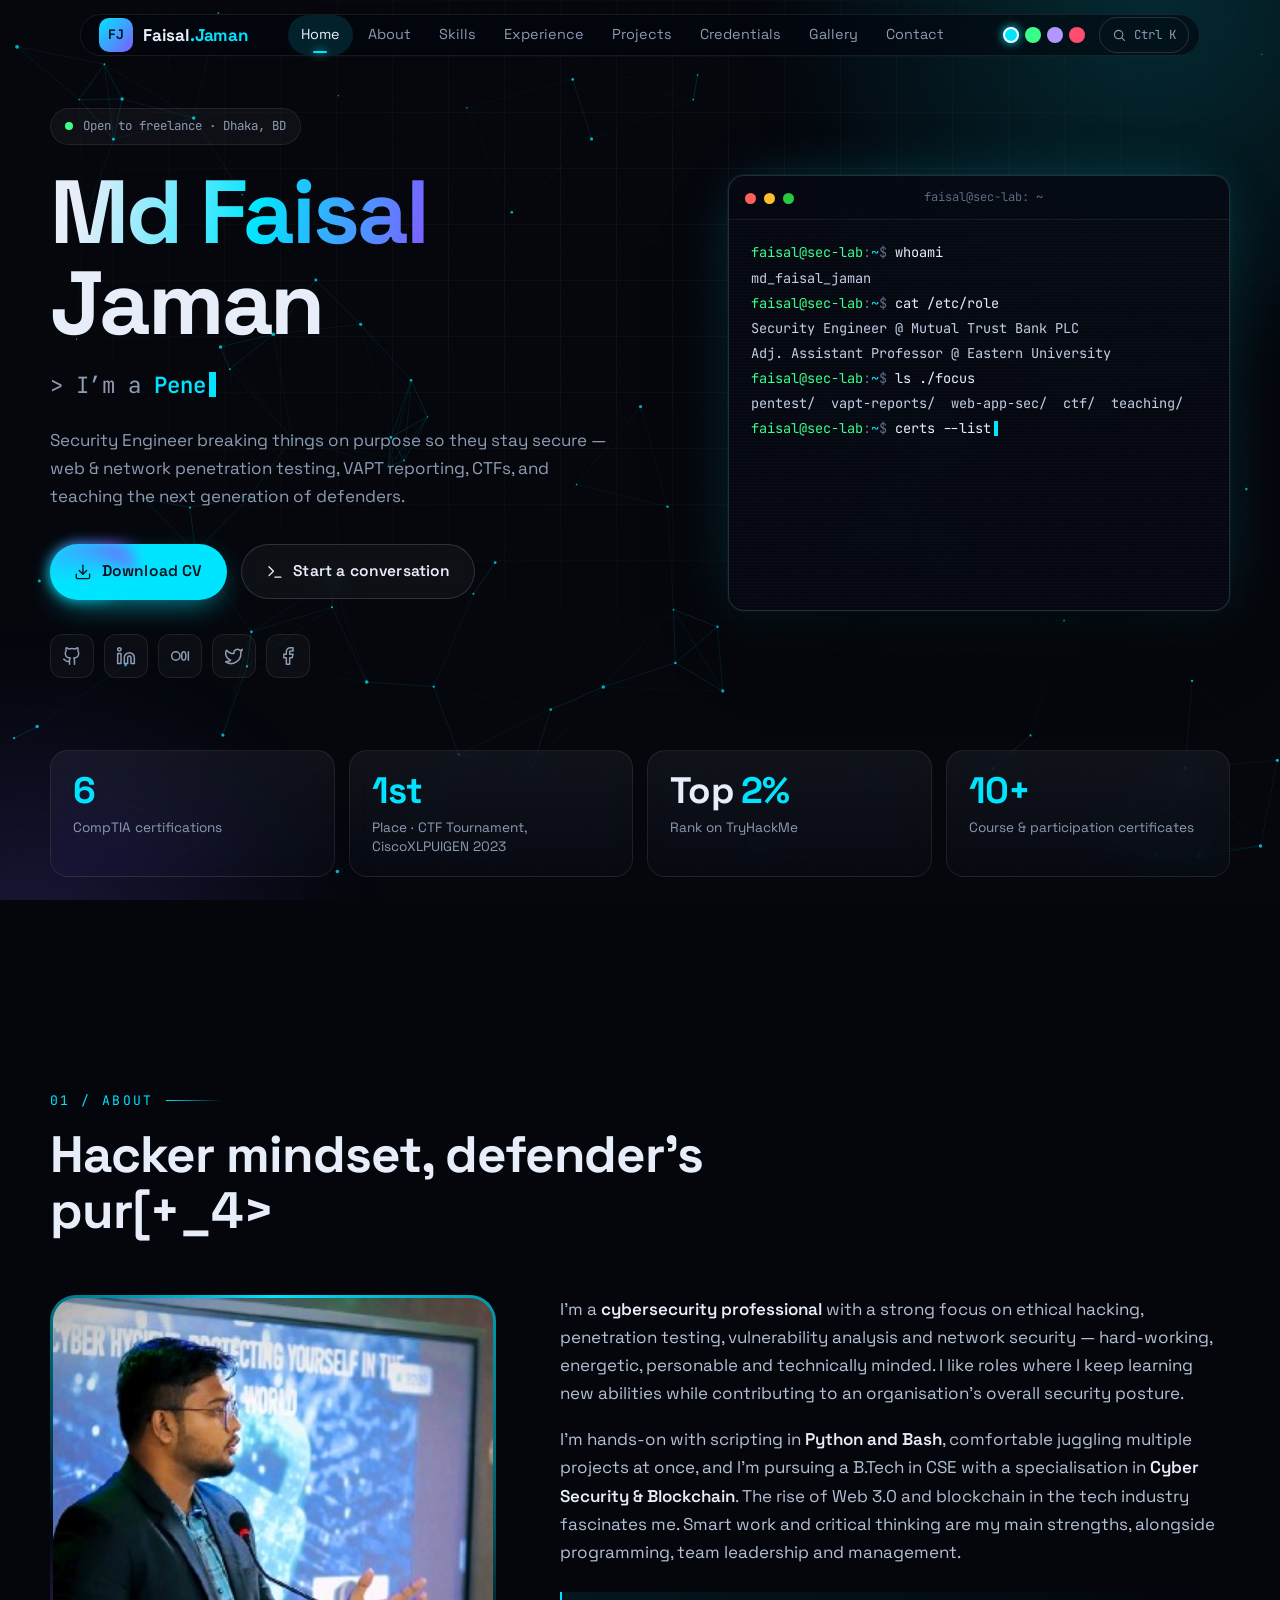
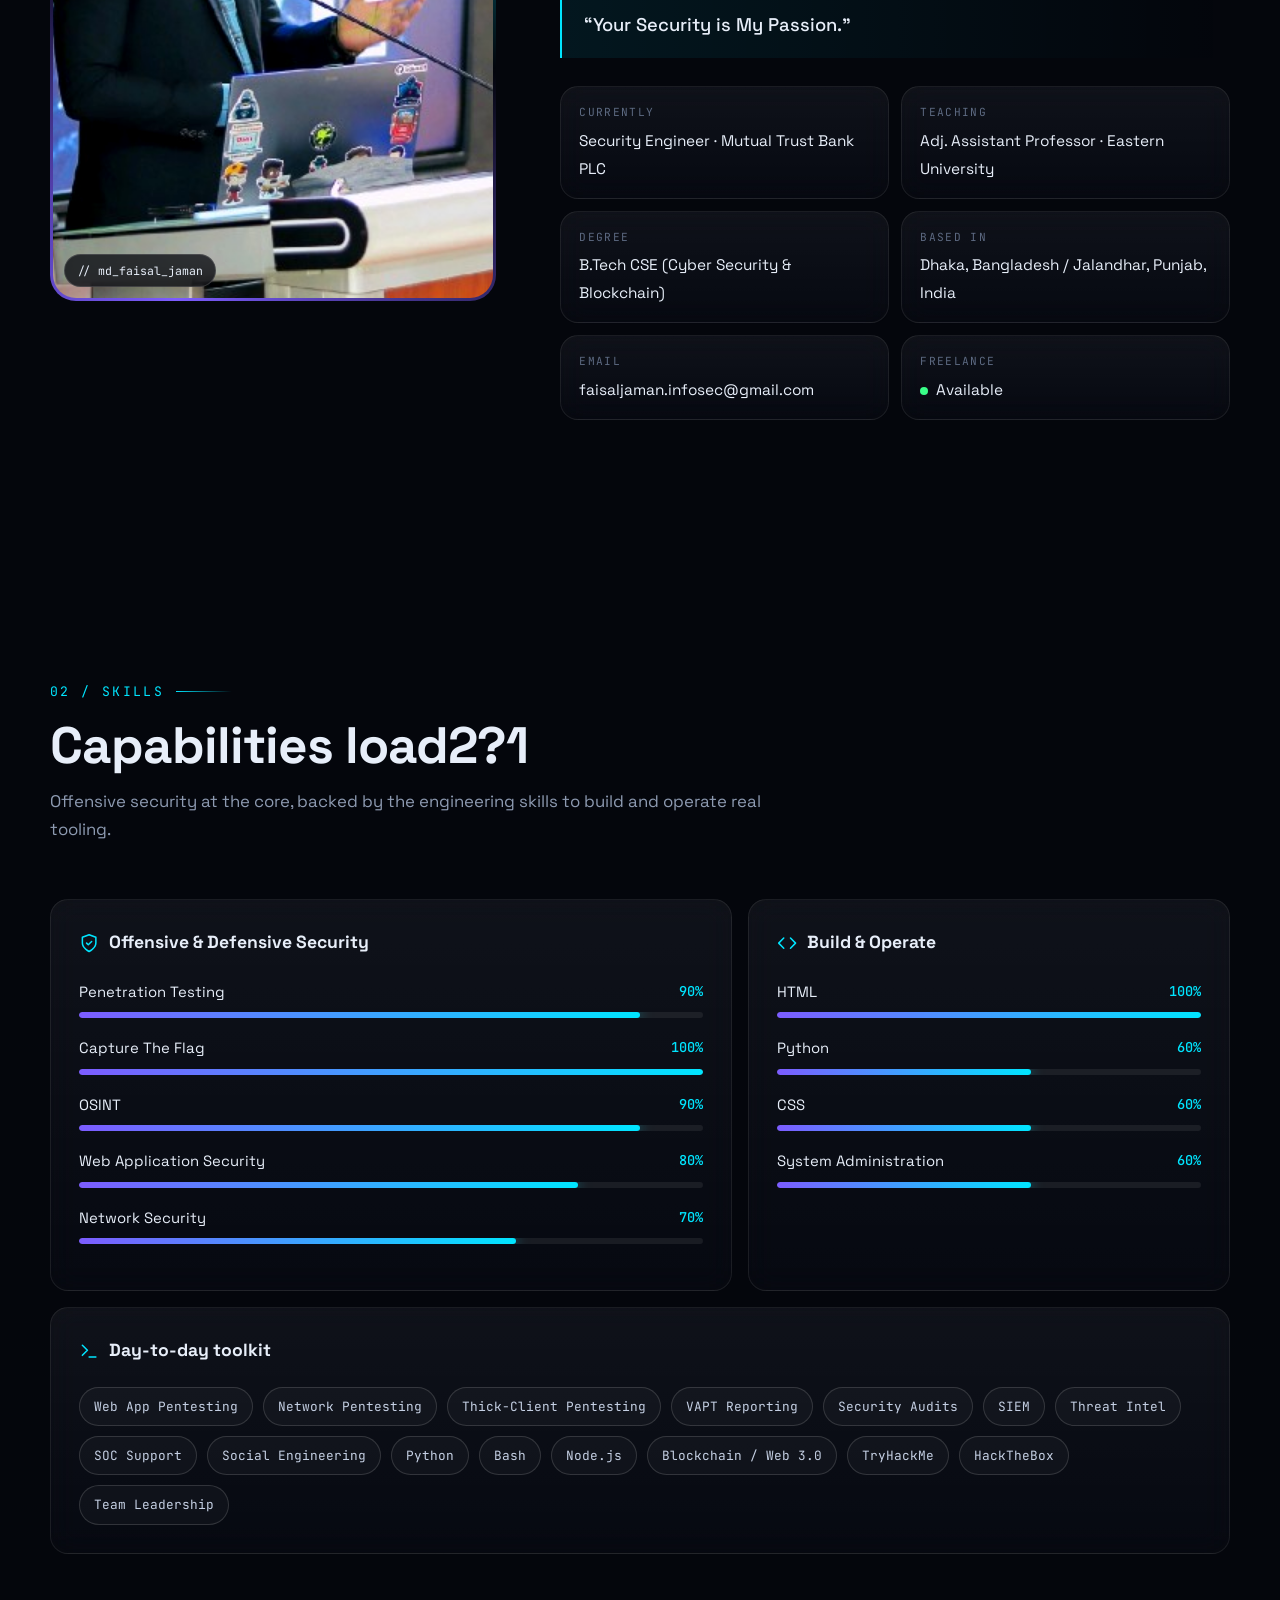
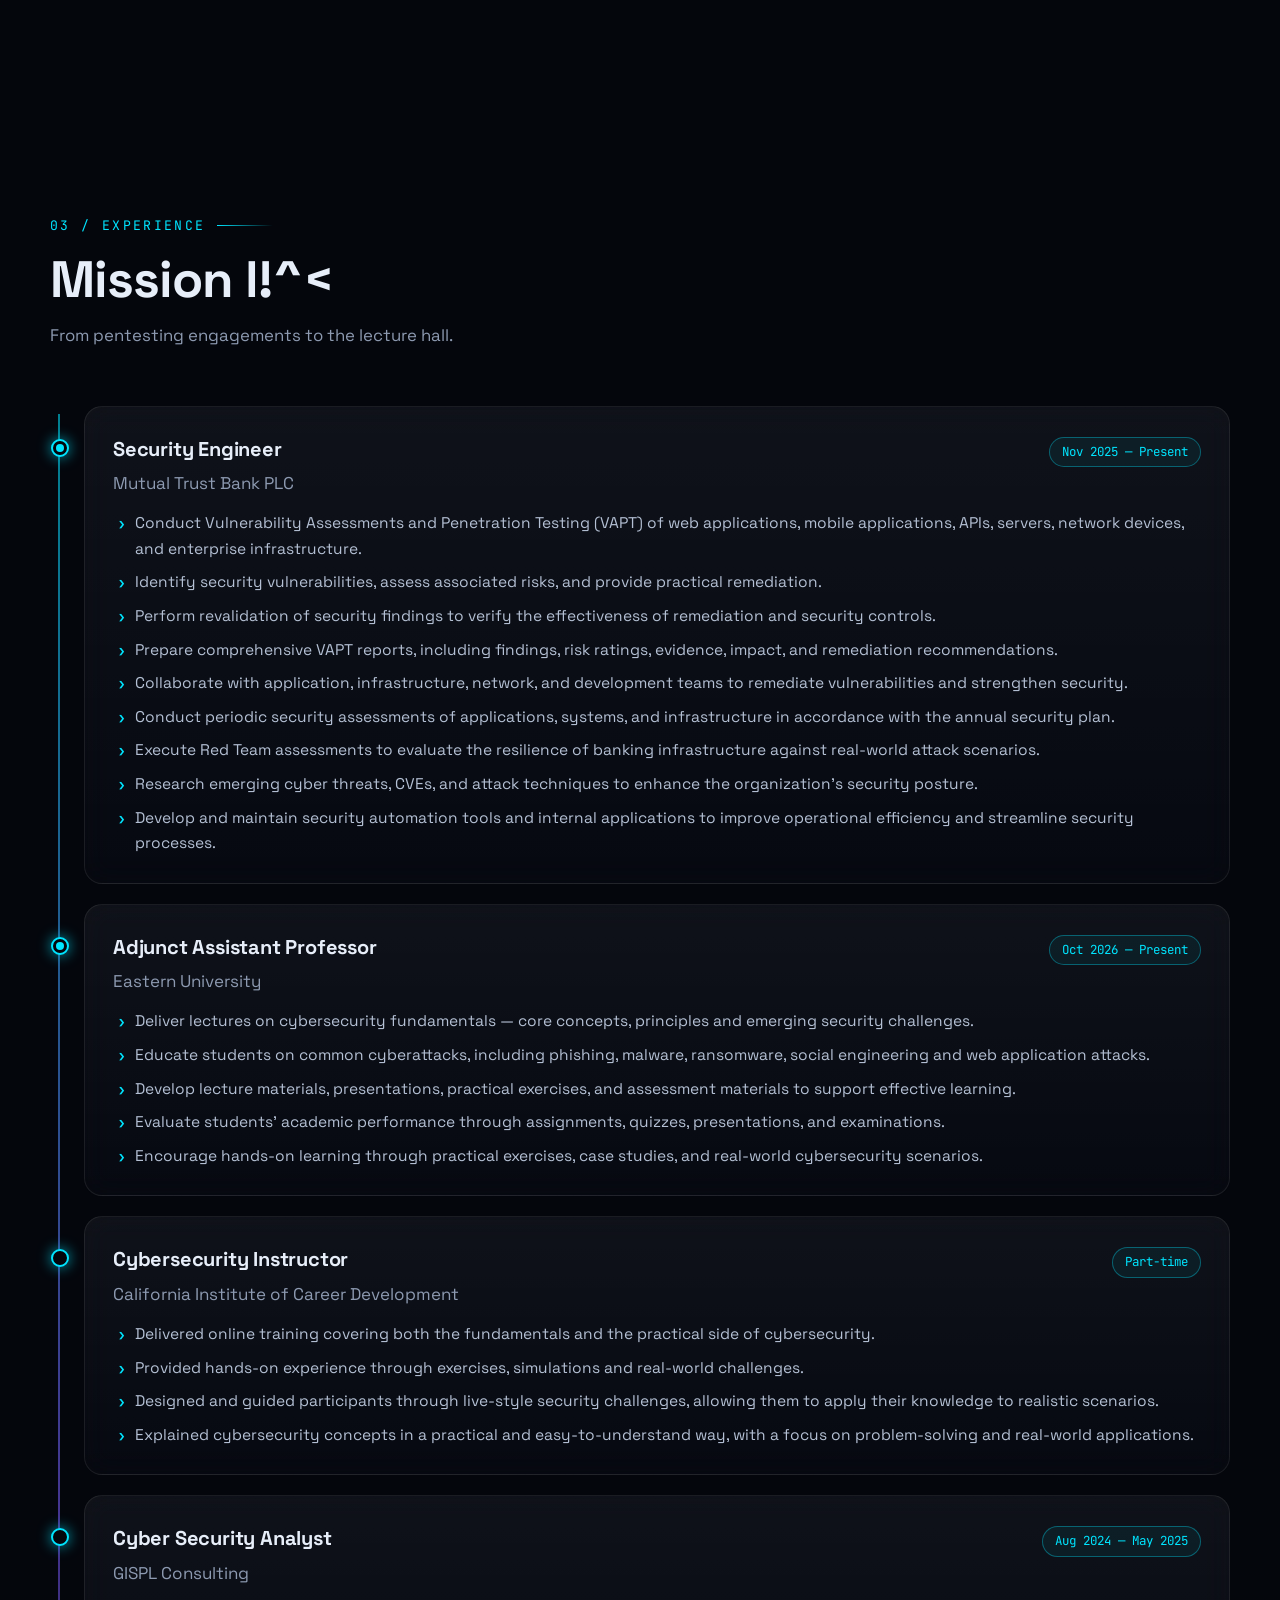
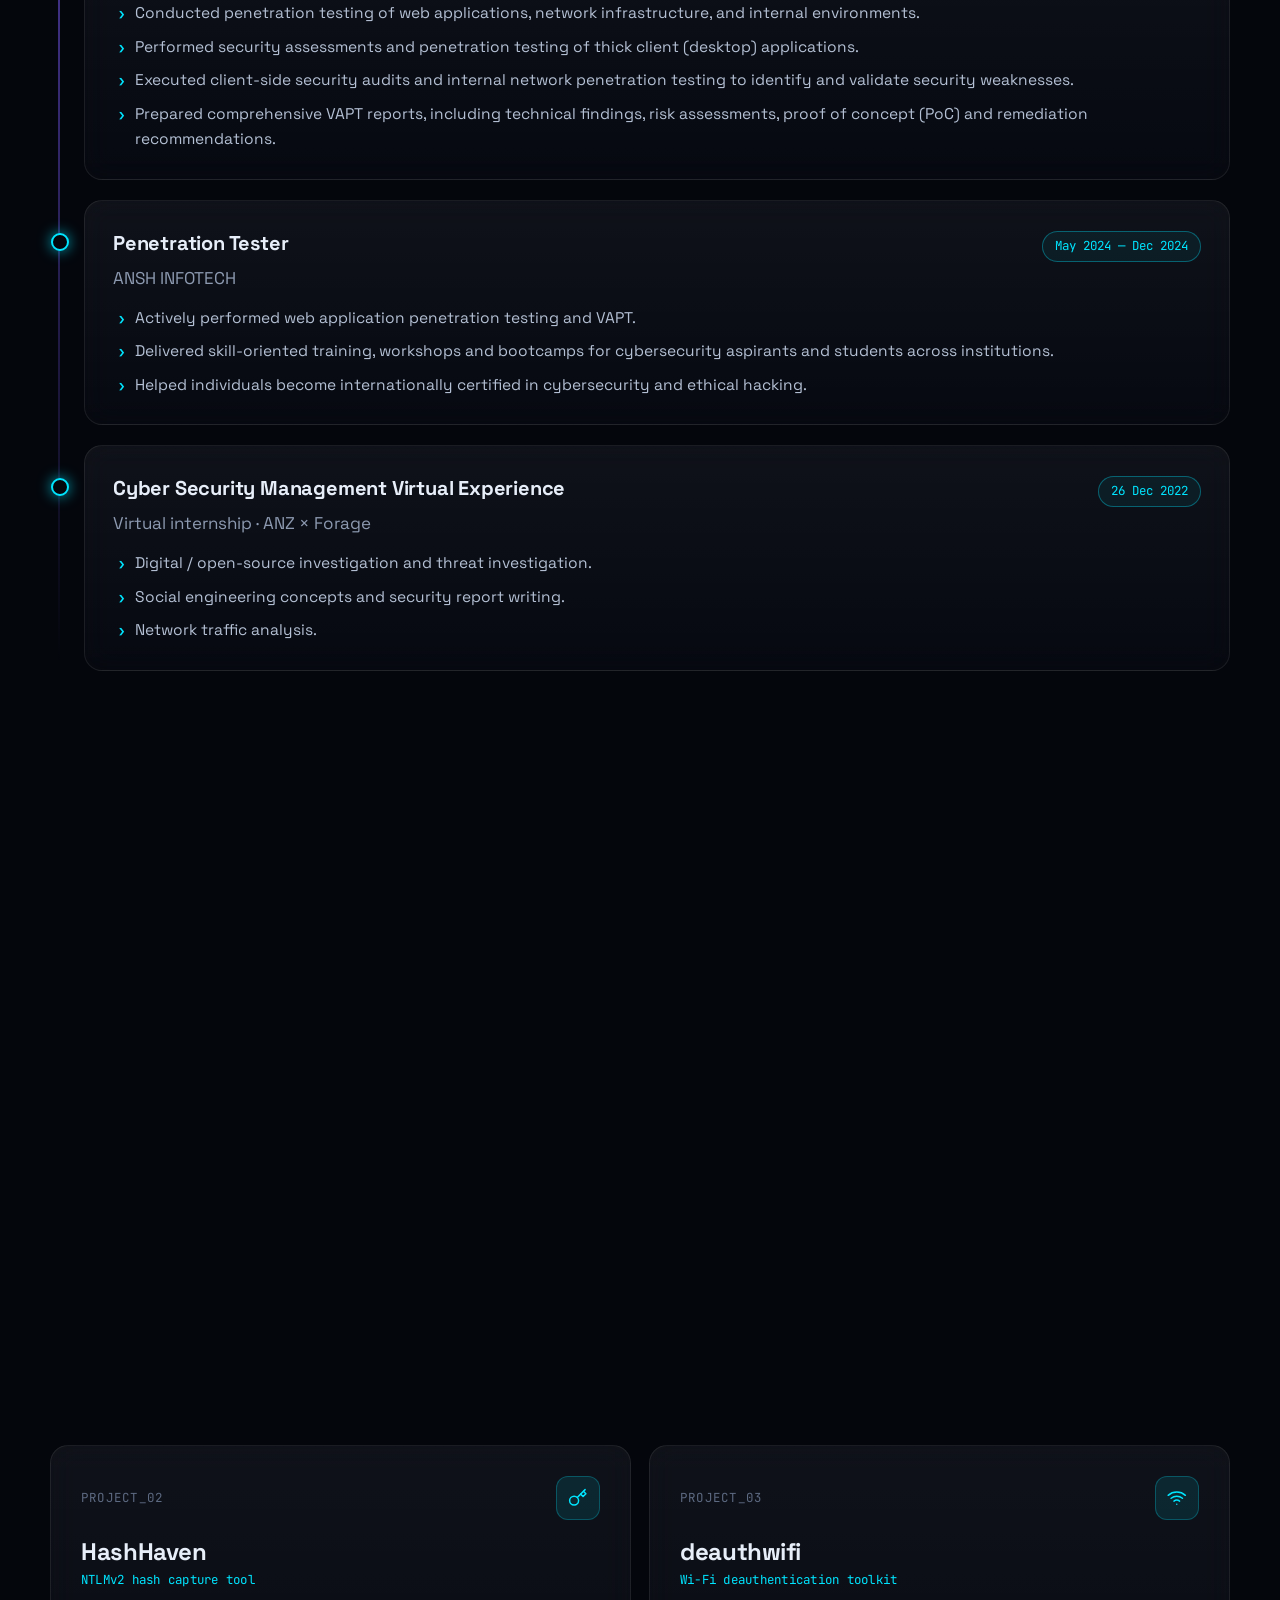
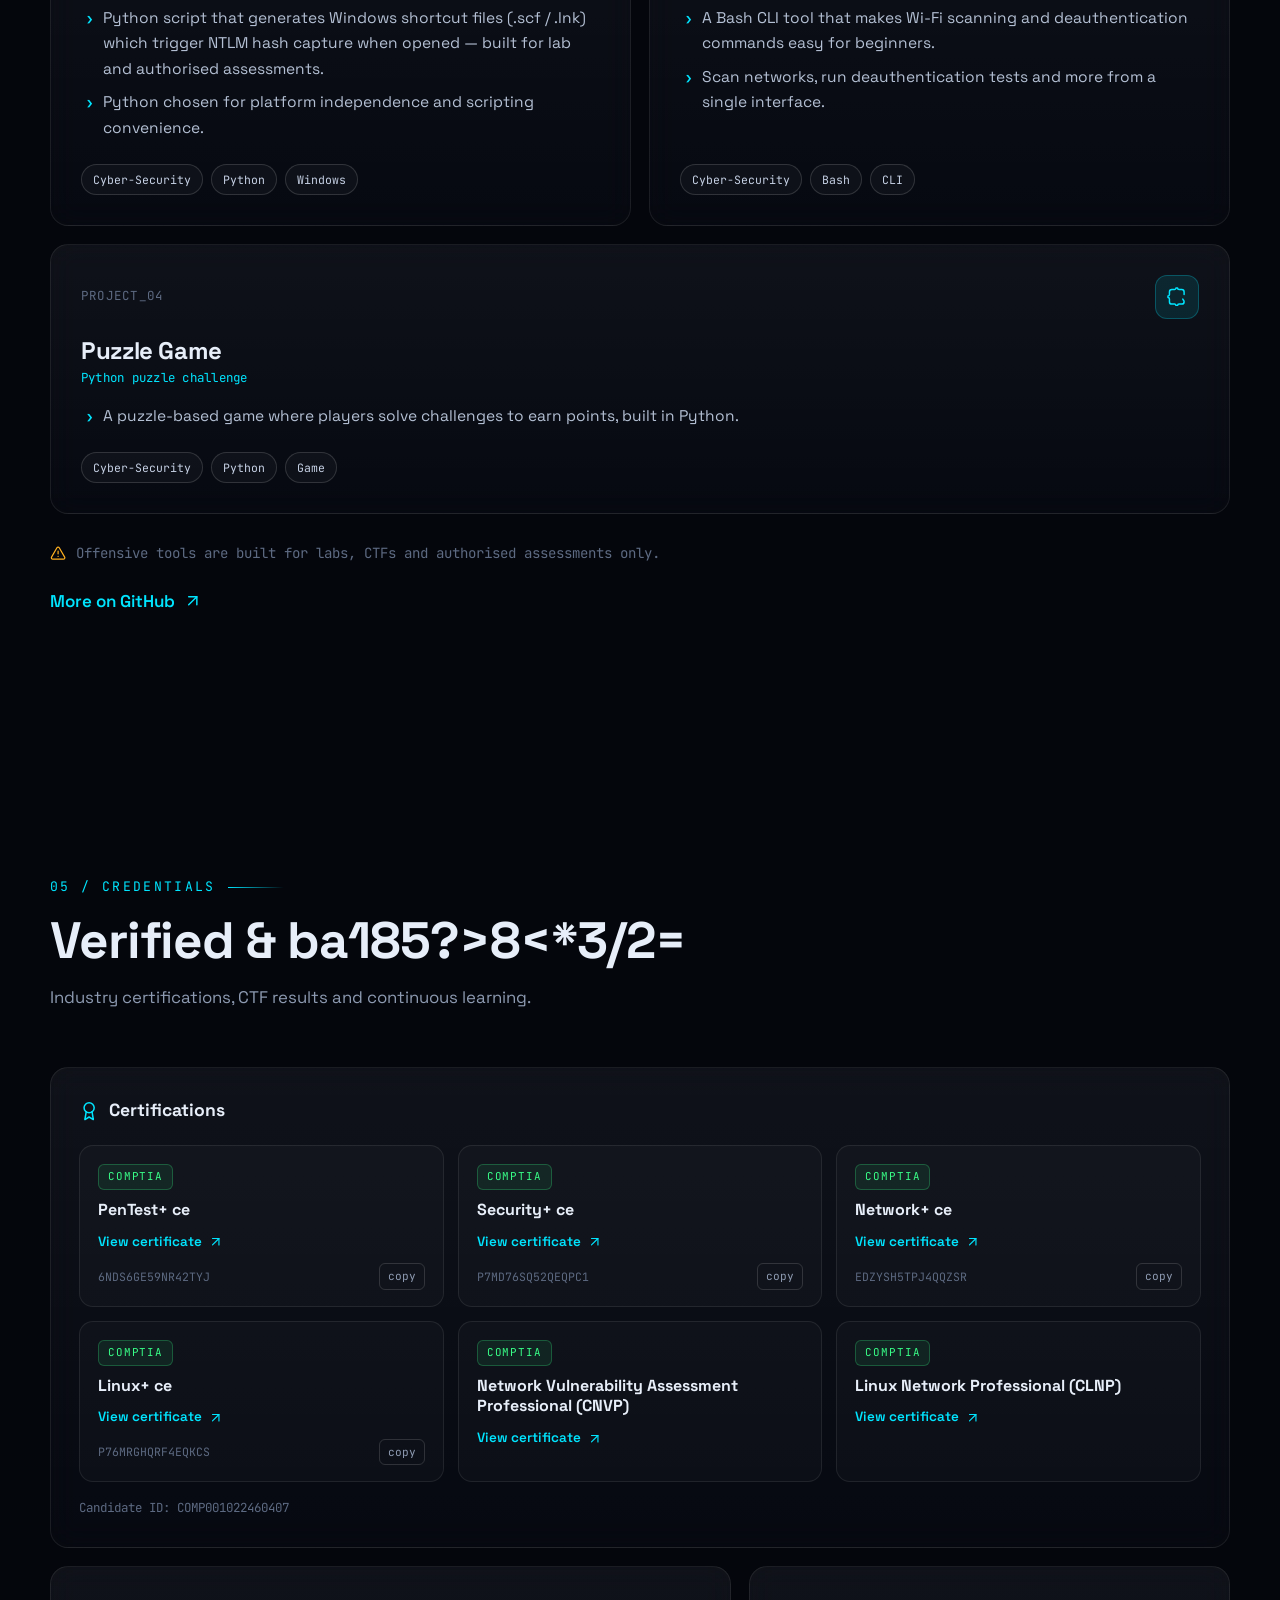
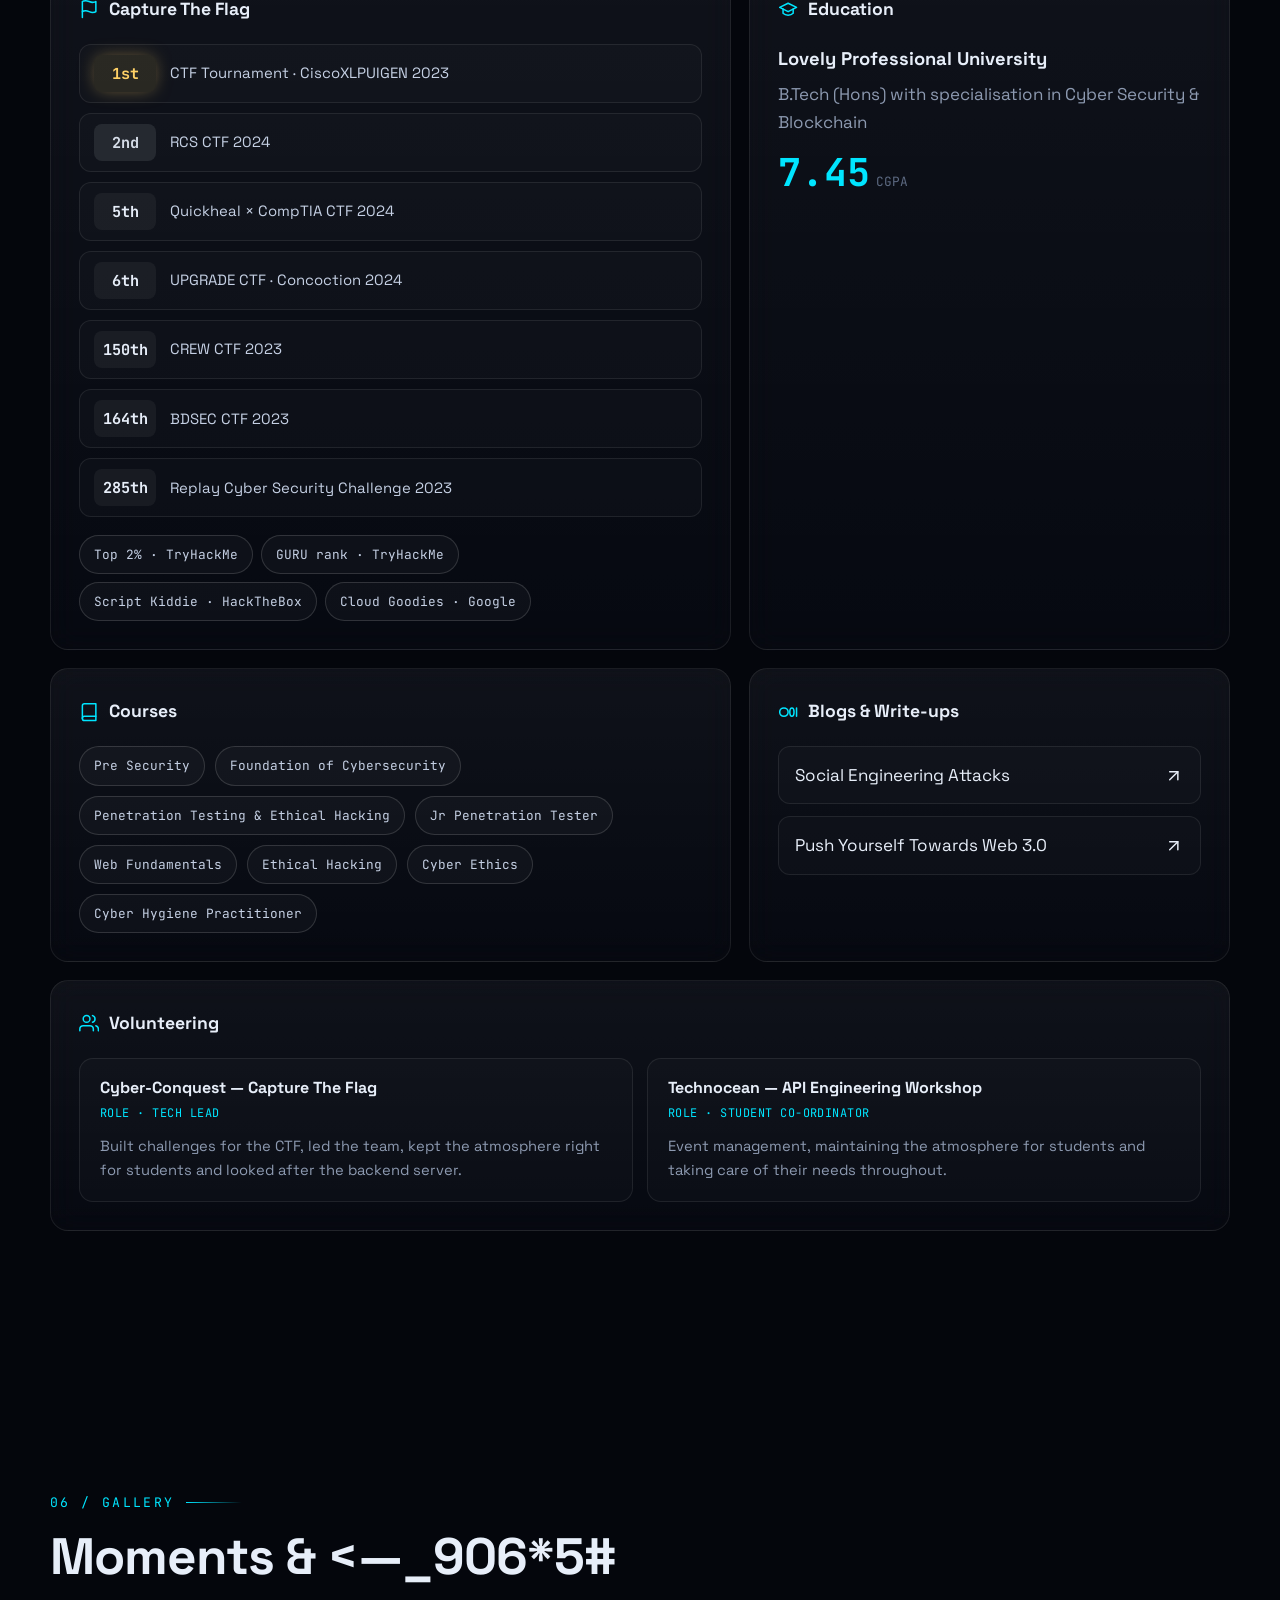
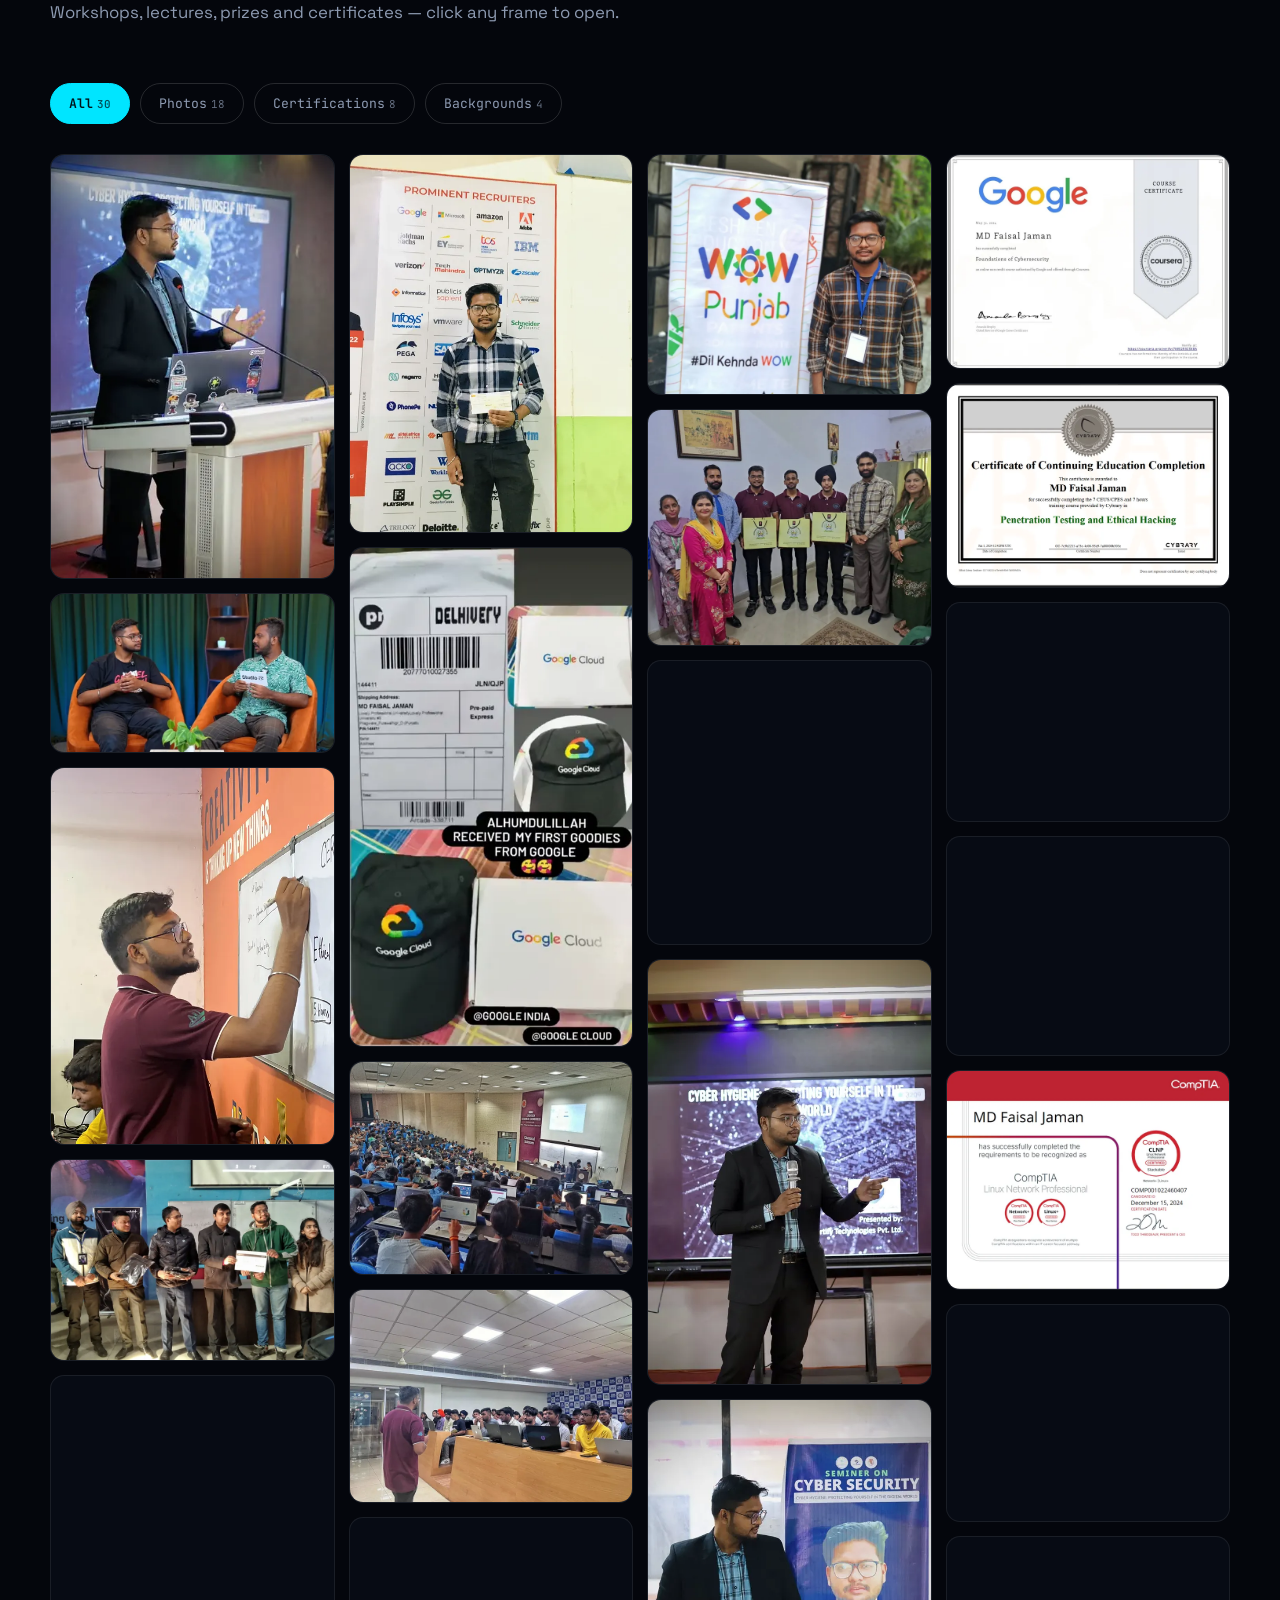
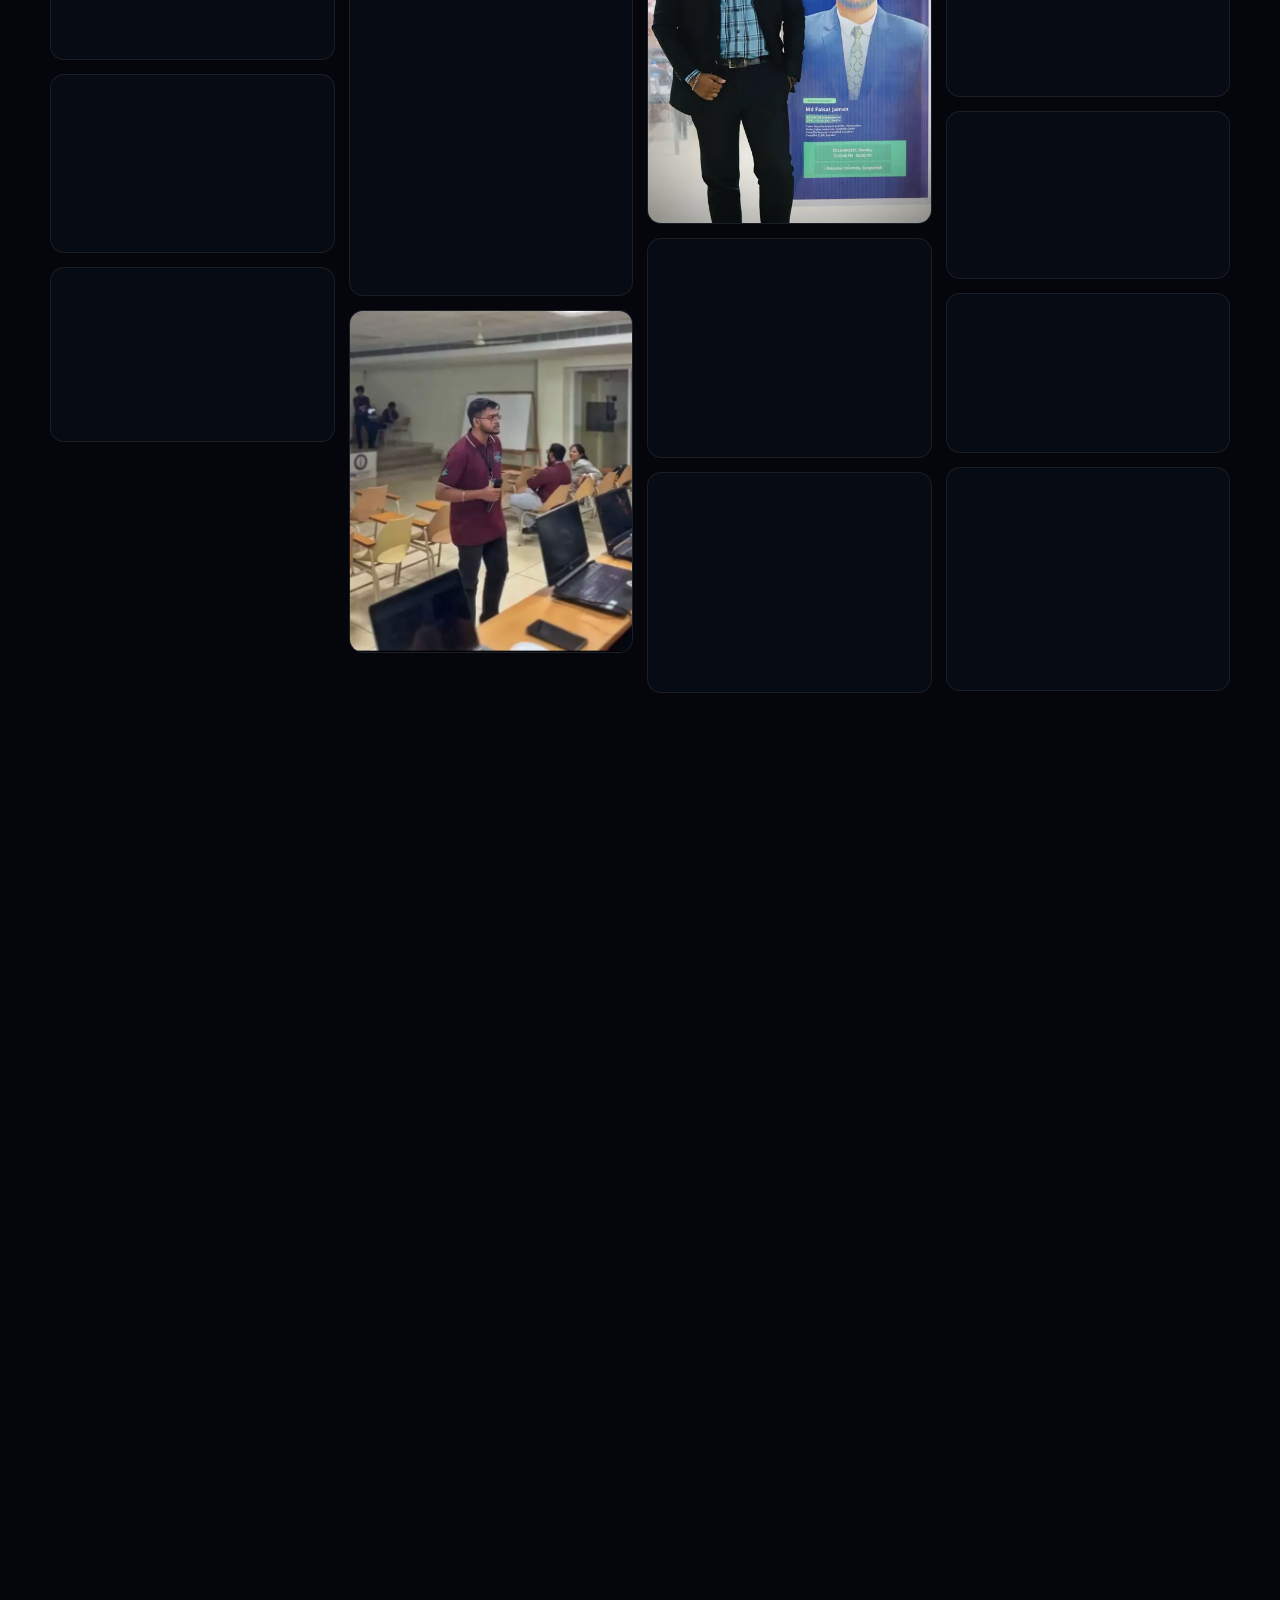
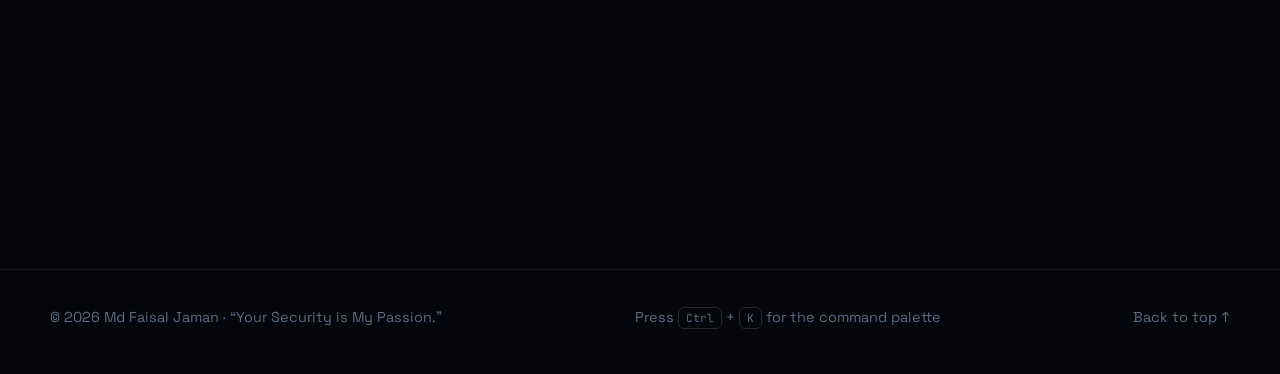
<file: index.html>
<!DOCTYPE html>
<html lang="en" data-accent="cyan">
<head>
  <meta charset="utf-8">
  <meta name="viewport" content="width=device-width, initial-scale=1, viewport-fit=cover">
  <title>Md Faisal Jaman — Security Engineer · Penetration Tester · Cyber Instructor</title>
  <meta name="description" content="Portfolio of Md Faisal Jaman — Security Engineer, penetration tester, CTF player and cybersecurity instructor. VAPT, web &amp; network security, CompTIA PenTest+, Security+, Network+, Linux+.">
  <meta name="keywords" content="Md Faisal Jaman, cybersecurity, penetration tester, VAPT, CTF, security engineer, ethical hacking, Bangladesh">
  <meta name="author" content="Md Faisal Jaman">
  <meta name="theme-color" content="#04060c">
  <link rel="canonical" href="https://www.faisaljaman.com/">

  <meta property="og:type" content="website">
  <meta property="og:title" content="Md Faisal Jaman — Security Engineer & Penetration Tester">
  <meta property="og:description" content="VAPT, web &amp; network security, CTF player, cybersecurity instructor. “Your Security is My Passion.”">
  <meta property="og:url" content="https://www.faisaljaman.com/">
  <meta property="og:image" content="https://www.faisaljaman.com/img/profile-img.jpg">
  <meta name="twitter:card" content="summary">

  <link rel="icon" href="img/favicon.png">
  <link rel="apple-touch-icon" href="img/apple-touch-icon.png">

  <link rel="preconnect" href="https://fonts.googleapis.com">
  <link rel="preconnect" href="https://fonts.gstatic.com" crossorigin>
  <link rel="stylesheet" href="https://fonts.googleapis.com/css2?family=JetBrains+Mono:wght@400;500;700&family=Space+Grotesk:wght@400;500;600;700&display=swap">
  <link rel="stylesheet" href="css/style.css">

  <script>
    document.documentElement.classList.add('js');
    try { var a = localStorage.getItem('fj-accent'); if (a) document.documentElement.dataset.accent = a; } catch (e) {}
  </script>

  <script type="application/ld+json">
  {
    "@context": "https://schema.org",
    "@type": "Person",
    "name": "Md Faisal Jaman",
    "url": "https://www.faisaljaman.com/",
    "image": "https://www.faisaljaman.com/img/profile-img.jpg",
    "jobTitle": "Security Engineer",
    "worksFor": { "@type": "Organization", "name": "Mutual Trust Bank PLC" },
    "alumniOf": { "@type": "CollegeOrUniversity", "name": "Lovely Professional University" },
    "email": "mailto:faisaljaman.infosec@gmail.com",
    "sameAs": [
      "https://github.com/FaisalJaman1012",
      "https://www.linkedin.com/in/faisaljaman1012/",
      "https://medium.com/@faisaljaman.infosec",
      "https://twitter.com/Jaman_1210"
    ]
  }
  </script>
</head>

<body>
  <!-- SVG icon sprite -->
  <svg width="0" height="0" style="position:absolute" aria-hidden="true" focusable="false">
    <symbol id="i-github" viewBox="0 0 24 24"><path d="M15 22v-4a4.8 4.8 0 0 0-1-3.5c3 0 6-2 6-5.5.08-1.25-.27-2.48-1-3.5.28-1.15.28-2.35 0-3.5 0 0-1 0-3 1.5-2.64-.5-5.36-.5-8 0C6 2 5 2 5 2c-.3 1.15-.3 2.35 0 3.5A5.4 5.4 0 0 0 4 9c0 3.5 3 5.5 6 5.5-.39.49-.68 1.05-.85 1.65-.17.6-.22 1.23-.15 1.85v4"/><path d="M9 18c-4.51 2-5-2-7-2"/></symbol>
    <symbol id="i-linkedin" viewBox="0 0 24 24"><path d="M16 8a6 6 0 0 1 6 6v7h-4v-7a2 2 0 0 0-2-2 2 2 0 0 0-2 2v7h-4v-7a6 6 0 0 1 6-6z"/><rect x="2" y="9" width="4" height="12"/><circle cx="4" cy="4" r="2"/></symbol>
    <symbol id="i-twitter" viewBox="0 0 24 24"><path d="M22 4s-.7 2.1-2 3.4c1.6 10-9.4 17.3-18 11.6 2.2.1 4.4-.6 6-2C3 15.5.5 9.6 3 5c2.2 2.6 5.6 4.1 9 4-.9-4.2 4-6.6 7-3.8 1.1 0 3-1.2 3-1.2z"/></symbol>
    <symbol id="i-facebook" viewBox="0 0 24 24"><path d="M18 2h-3a5 5 0 0 0-5 5v3H7v4h3v8h4v-8h3l1-4h-4V7a1 1 0 0 1 1-1h3z"/></symbol>
    <symbol id="i-medium" viewBox="0 0 24 24"><circle cx="7" cy="12" r="5"/><ellipse cx="16.5" cy="12" rx="2.5" ry="5"/><path d="M22 7v10"/></symbol>
    <symbol id="i-mail" viewBox="0 0 24 24"><rect x="2" y="4" width="20" height="16" rx="2"/><path d="m22 7-8.97 5.7a1.94 1.94 0 0 1-2.06 0L2 7"/></symbol>
    <symbol id="i-phone" viewBox="0 0 24 24"><path d="M22 16.92v3a2 2 0 0 1-2.18 2 19.79 19.79 0 0 1-8.63-3.07 19.5 19.5 0 0 1-6-6 19.79 19.79 0 0 1-3.07-8.67A2 2 0 0 1 4.11 2h3a2 2 0 0 1 2 1.72 12.84 12.84 0 0 0 .7 2.81 2 2 0 0 1-.45 2.11L8.09 9.91a16 16 0 0 0 6 6l1.27-1.27a2 2 0 0 1 2.11-.45 12.84 12.84 0 0 0 2.81.7A2 2 0 0 1 22 16.92z"/></symbol>
    <symbol id="i-pin" viewBox="0 0 24 24"><path d="M20 10c0 6-8 12-8 12s-8-6-8-12a8 8 0 0 1 16 0z"/><circle cx="12" cy="10" r="3"/></symbol>
    <symbol id="i-download" viewBox="0 0 24 24"><path d="M21 15v4a2 2 0 0 1-2 2H5a2 2 0 0 1-2-2v-4"/><path d="m7 10 5 5 5-5"/><path d="M12 15V3"/></symbol>
    <symbol id="i-arrow" viewBox="0 0 24 24"><path d="M7 17 17 7"/><path d="M7 7h10v10"/></symbol>
    <symbol id="i-arrow-l" viewBox="0 0 24 24"><path d="m15 18-6-6 6-6"/></symbol>
    <symbol id="i-arrow-r" viewBox="0 0 24 24"><path d="m9 18 6-6-6-6"/></symbol>
    <symbol id="i-up" viewBox="0 0 24 24"><path d="m18 15-6-6-6 6"/></symbol>
    <symbol id="i-x" viewBox="0 0 24 24"><path d="M18 6 6 18"/><path d="m6 6 12 12"/></symbol>
    <symbol id="i-menu" viewBox="0 0 24 24"><path d="M4 7h16"/><path d="M4 12h16"/><path d="M4 17h16"/></symbol>
    <symbol id="i-search" viewBox="0 0 24 24"><circle cx="11" cy="11" r="7"/><path d="m21 21-4.3-4.3"/></symbol>
    <symbol id="i-terminal" viewBox="0 0 24 24"><path d="m4 17 6-6-6-6"/><path d="M12 19h8"/></symbol>
    <symbol id="i-shield" viewBox="0 0 24 24"><path d="M12 22s8-4 8-10V5l-8-3-8 3v7c0 6 8 10 8 10z"/><path d="m9 12 2 2 4-4"/></symbol>
    <symbol id="i-code" viewBox="0 0 24 24"><path d="m16 18 6-6-6-6"/><path d="m8 6-6 6 6 6"/></symbol>
    <symbol id="i-wifi" viewBox="0 0 24 24"><path d="M5 12.55a11 11 0 0 1 14 0"/><path d="M1.42 9a16 16 0 0 1 21.16 0"/><path d="M8.53 16.11a6 6 0 0 1 6.95 0"/><path d="M12 20h.01"/></symbol>
    <symbol id="i-key" viewBox="0 0 24 24"><circle cx="7.5" cy="15.5" r="5.5"/><path d="m21 2-9.6 9.6"/><path d="m15.5 7.5 3 3L22 7l-3-3"/></symbol>
    <symbol id="i-puzzle" viewBox="0 0 24 24"><path d="M19.4 14.9C20.2 16.4 21 17 21 18a3 3 0 0 1-3 3h-3.2a1.8 1.8 0 0 0-1.8 1.8h-2a1.8 1.8 0 0 0-1.8-1.8H6a3 3 0 0 1-3-3v-3.2a1.8 1.8 0 0 0-1.8-1.8v-2A1.8 1.8 0 0 0 3 9.2V6a3 3 0 0 1 3-3h3.2a1.8 1.8 0 0 0 1.8-1.8h2A1.8 1.8 0 0 0 14.8 3H18a3 3 0 0 1 3 3v3.2"/></symbol>
    <symbol id="i-award" viewBox="0 0 24 24"><circle cx="12" cy="8" r="6"/><path d="M15.48 12.89 17 22l-5-3-5 3 1.52-9.11"/></symbol>
    <symbol id="i-flag" viewBox="0 0 24 24"><path d="M4 15s1-1 4-1 5 2 8 2 4-1 4-1V3s-1 1-4 1-5-2-8-2-4 1-4 1z"/><path d="M4 22v-7"/></symbol>
    <symbol id="i-cap" viewBox="0 0 24 24"><path d="M22 10 12 5 2 10l10 5 10-5z"/><path d="M6 12v5c3 3 9 3 12 0v-5"/></symbol>
    <symbol id="i-book" viewBox="0 0 24 24"><path d="M4 19.5A2.5 2.5 0 0 1 6.5 17H20"/><path d="M6.5 2H20v20H6.5A2.5 2.5 0 0 1 4 19.5v-15A2.5 2.5 0 0 1 6.5 2z"/></symbol>
    <symbol id="i-users" viewBox="0 0 24 24"><path d="M17 21v-2a4 4 0 0 0-4-4H5a4 4 0 0 0-4 4v2"/><circle cx="9" cy="7" r="4"/><path d="M23 21v-2a4 4 0 0 0-3-3.87"/><path d="M16 3.13a4 4 0 0 1 0 7.75"/></symbol>
    <symbol id="i-copy" viewBox="0 0 24 24"><rect x="9" y="9" width="13" height="13" rx="2"/><path d="M5 15H4a2 2 0 0 1-2-2V4a2 2 0 0 1 2-2h9a2 2 0 0 1 2 2v1"/></symbol>
    <symbol id="i-alert" viewBox="0 0 24 24"><path d="m21.73 18-8-14a2 2 0 0 0-3.46 0l-8 14A2 2 0 0 0 4 21h16a2 2 0 0 0 1.73-3z"/><path d="M12 9v4"/><path d="M12 17h.01"/></symbol>
    <symbol id="i-send" viewBox="0 0 24 24"><path d="m22 2-7 20-4-9-9-4z"/><path d="M22 2 11 13"/></symbol>
  </svg>

  <a class="skip-link" href="#about">Skip to content</a>
  <div class="scroll-progress" id="progress" aria-hidden="true"></div>
  <canvas id="bg" aria-hidden="true"></canvas>
  <div class="ambient" aria-hidden="true"><i></i></div>
  <div class="noise" aria-hidden="true"></div>
  <div class="cursor-glow" id="glow" aria-hidden="true"></div>

  <!-- ============ NAV ============ -->
  <header class="nav" id="nav">
    <a class="brand" href="#hero" aria-label="Md Faisal Jaman — home">
      <span class="brand-mark">FJ</span>
      <span class="brand-text">Faisal<span>.Jaman</span></span>
    </a>

    <nav aria-label="Primary">
      <ul class="nav-links" id="nav-links">
        <li><a href="#hero" data-sec="hero">Home</a></li>
        <li><a href="#about" data-sec="about">About</a></li>
        <li><a href="#skills" data-sec="skills">Skills</a></li>
        <li><a href="#experience" data-sec="experience">Experience</a></li>
        <li><a href="#projects" data-sec="projects">Projects</a></li>
        <li><a href="#credentials" data-sec="credentials">Credentials</a></li>
        <li><a href="#gallery" data-sec="gallery">Gallery</a></li>
        <li><a href="#contact" data-sec="contact">Contact</a></li>
      </ul>
    </nav>

    <div class="nav-actions">
      <div class="accents" role="group" aria-label="Accent colour">
        <button class="accent-dot" data-accent="cyan" style="--c:#00e5ff" aria-label="Cyan accent" aria-pressed="true"></button>
        <button class="accent-dot" data-accent="green" style="--c:#39ff88" aria-label="Matrix green accent" aria-pressed="false"></button>
        <button class="accent-dot" data-accent="violet" style="--c:#b197ff" aria-label="Violet accent" aria-pressed="false"></button>
        <button class="accent-dot" data-accent="red" style="--c:#ff4d6d" aria-label="Red team accent" aria-pressed="false"></button>
      </div>
      <button class="kbd-btn" id="open-palette" aria-label="Open command palette">
        <svg class="icon"><use href="#i-search"/></svg><span class="kbd-text">Ctrl&nbsp;K</span>
      </button>
      <button class="menu-btn" id="menu-btn" aria-label="Toggle menu" aria-expanded="false" aria-controls="nav-links">
        <svg class="icon"><use href="#i-menu"/></svg>
      </button>
    </div>
  </header>

  <main>
    <!-- ============ HERO ============ -->
    <section id="hero" class="hero">
      <div class="wrap">
        <div class="hero-grid">
          <div>
            <span class="status-chip reveal"><i class="pulse"></i> Open to freelance · Dhaka, BD</span>
            <h1 class="reveal" style="--d:80ms">
              <span class="glitch grad" data-text="Md Faisal" id="glitch-1">Md Faisal</span><br>
              <span class="glitch" data-text="Jaman">Jaman</span>
            </h1>
            <p class="role-line reveal" style="--d:160ms" aria-live="off">
              <span aria-hidden="true">&gt; </span>I’m a <b id="role"></b><span class="caret" aria-hidden="true"></span>
            </p>
            <p class="hero-sub reveal" style="--d:220ms">
              Security Engineer breaking things on purpose so they stay secure — web &amp; network penetration testing, VAPT reporting, CTFs, and teaching the next generation of defenders.
            </p>
            <div class="hero-cta reveal" style="--d:280ms">
              <a class="btn btn-primary btn-ring" href="Md_Faisal_Jaman_CV.pdf" download>
                <svg class="icon"><use href="#i-download"/></svg> Download CV
              </a>
              <a class="btn btn-ghost" href="#contact">
                <svg class="icon"><use href="#i-terminal"/></svg> Start a conversation
              </a>
            </div>
            <div class="socials reveal" style="--d:340ms">
              <a href="https://github.com/FaisalJaman1012" target="_blank" rel="noopener" aria-label="GitHub"><svg class="icon"><use href="#i-github"/></svg></a>
              <a href="https://www.linkedin.com/in/faisaljaman1012/" target="_blank" rel="noopener" aria-label="LinkedIn"><svg class="icon"><use href="#i-linkedin"/></svg></a>
              <a href="https://medium.com/@faisaljaman.infosec" target="_blank" rel="noopener" aria-label="Medium"><svg class="icon"><use href="#i-medium"/></svg></a>
              <a href="https://twitter.com/Jaman_1210" target="_blank" rel="noopener" aria-label="Twitter / X"><svg class="icon"><use href="#i-twitter"/></svg></a>
              <a href="https://www.facebook.com/fjnirjon.fjnirjon" target="_blank" rel="noopener" aria-label="Facebook"><svg class="icon"><use href="#i-facebook"/></svg></a>
            </div>
          </div>

          <div class="terminal reveal" style="--d:200ms" aria-hidden="true">
            <div class="term-bar"><i></i><i></i><i></i><span>faisal@sec-lab: ~</span></div>
            <div class="term-body" id="term"></div>
          </div>
        </div>

        <div class="hero-stats">
          <div class="card stat spot reveal" style="--d:0ms"><b><em data-count="6">0</em></b><span>CompTIA certifications</span></div>
          <div class="card stat spot reveal" style="--d:80ms"><b><em data-count="1" data-suffix="st">0</em></b><span>Place · CTF Tournament, CiscoXLPUIGEN 2023</span></div>
          <div class="card stat spot reveal" style="--d:160ms"><b>Top <em data-count="2" data-suffix="%">0</em></b><span>Rank on TryHackMe</span></div>
          <div class="card stat spot reveal" style="--d:240ms"><b><em data-count="10" data-suffix="+">0</em></b><span>Course &amp; participation certificates</span></div>
        </div>
      </div>
    </section>

    <!-- ============ ABOUT ============ -->
    <section id="about">
      <div class="wrap">
        <div class="sec-head reveal">
          <span class="sec-idx">01 / about</span>
          <h2 class="sec-title" data-scramble>Hacker mindset, defender’s purpose.</h2>
        </div>

        <div class="about-grid">
          <div class="reveal">
            <div class="portrait tilt">
              <img src="img/profile-img.jpg" alt="Portrait of Md Faisal Jaman" width="450" height="600" loading="lazy">
              <span class="tag">// md_faisal_jaman</span>
            </div>
          </div>

          <div class="about-copy">
            <p class="reveal">
              I’m a <strong>cybersecurity professional</strong> with a strong focus on ethical hacking, penetration testing, vulnerability analysis and network security — hard-working, energetic, personable and technically minded. I like roles where I keep learning new abilities while contributing to an organisation’s overall security posture.
            </p>
            <p class="reveal">
              I’m hands-on with scripting in <strong>Python and Bash</strong>, comfortable juggling multiple projects at once, and I’m pursuing a B.Tech in CSE with a specialisation in <strong>Cyber Security &amp; Blockchain</strong>. The rise of Web 3.0 and blockchain in the tech industry fascinates me. Smart work and critical thinking are my main strengths, alongside programming, team leadership and management.
            </p>
            <div class="quote reveal">“Your Security is My Passion.”</div>

            <div class="facts">
              <div class="card fact spot reveal"><small>Currently</small><span>Security Engineer · Mutual Trust Bank PLC</span></div>
              <div class="card fact spot reveal"><small>Teaching</small><span>Adj. Assistant Professor · Eastern University</span></div>
              <div class="card fact spot reveal"><small>Degree</small><span>B.Tech CSE (Cyber Security &amp; Blockchain)</span></div>
              <div class="card fact spot reveal"><small>Based in</small><span>Dhaka, Bangladesh / Jalandhar, Punjab, India</span></div>
              <div class="card fact spot reveal"><small>Email</small><a href="mailto:faisaljaman.infosec@gmail.com">faisaljaman.infosec@gmail.com</a></div>
              <div class="card fact spot reveal"><small>Freelance</small><span><i class="pulse" style="display:inline-block;margin-right:8px"></i>Available</span></div>
            </div>
          </div>
        </div>
      </div>
    </section>

    <!-- ============ SKILLS ============ -->
    <section id="skills">
      <div class="wrap">
        <div class="sec-head reveal">
          <span class="sec-idx">02 / skills</span>
          <h2 class="sec-title" data-scramble>Capabilities loaded.</h2>
          <p class="sec-sub">Offensive security at the core, backed by the engineering skills to build and operate real tooling.</p>
        </div>

        <div class="skills-grid">
          <div class="card skill-card a spot reveal">
            <h3><svg class="icon"><use href="#i-shield"/></svg> Offensive &amp; Defensive Security</h3>
            <div class="meter" style="--v:90"><div class="meter-top"><span>Penetration Testing</span><b data-pct="90">0%</b></div><div class="meter-bar"><span class="meter-fill"></span></div></div>
            <div class="meter" style="--v:100"><div class="meter-top"><span>Capture The Flag</span><b data-pct="100">0%</b></div><div class="meter-bar"><span class="meter-fill"></span></div></div>
            <div class="meter" style="--v:90"><div class="meter-top"><span>OSINT</span><b data-pct="90">0%</b></div><div class="meter-bar"><span class="meter-fill"></span></div></div>
            <div class="meter" style="--v:80"><div class="meter-top"><span>Web Application Security</span><b data-pct="80">0%</b></div><div class="meter-bar"><span class="meter-fill"></span></div></div>
            <div class="meter" style="--v:70"><div class="meter-top"><span>Network Security</span><b data-pct="70">0%</b></div><div class="meter-bar"><span class="meter-fill"></span></div></div>
          </div>

          <div class="card skill-card b spot reveal">
            <h3><svg class="icon"><use href="#i-code"/></svg> Build &amp; Operate</h3>
            <div class="meter" style="--v:100"><div class="meter-top"><span>HTML</span><b data-pct="100">0%</b></div><div class="meter-bar"><span class="meter-fill"></span></div></div>
            <div class="meter" style="--v:60"><div class="meter-top"><span>Python</span><b data-pct="60">0%</b></div><div class="meter-bar"><span class="meter-fill"></span></div></div>
            <div class="meter" style="--v:60"><div class="meter-top"><span>CSS</span><b data-pct="60">0%</b></div><div class="meter-bar"><span class="meter-fill"></span></div></div>
            <div class="meter" style="--v:60"><div class="meter-top"><span>System Administration</span><b data-pct="60">0%</b></div><div class="meter-bar"><span class="meter-fill"></span></div></div>
          </div>

          <div class="card skill-card c spot reveal">
            <h3><svg class="icon"><use href="#i-terminal"/></svg> Day-to-day toolkit</h3>
            <div class="chips">
              <span class="chip">Web App Pentesting</span>
              <span class="chip">Network Pentesting</span>
              <span class="chip">Thick-Client Pentesting</span>
              <span class="chip">VAPT Reporting</span>
              <span class="chip">Security Audits</span>
              <span class="chip">SIEM</span>
              <span class="chip">Threat Intel</span>
              <span class="chip">SOC Support</span>
              <span class="chip">Social Engineering</span>
              <span class="chip">Python</span>
              <span class="chip">Bash</span>
              <span class="chip">Node.js</span>
              <span class="chip">Blockchain / Web 3.0</span>
              <span class="chip">TryHackMe</span>
              <span class="chip">HackTheBox</span>
              <span class="chip">Team Leadership</span>
            </div>
          </div>
        </div>
      </div>
    </section>

    <!-- ============ EXPERIENCE ============ -->
    <section id="experience">
      <div class="wrap">
        <div class="sec-head reveal">
          <span class="sec-idx">03 / experience</span>
          <h2 class="sec-title" data-scramble>Mission log.</h2>
          <p class="sec-sub">From pentesting engagements to the lecture hall.</p>
        </div>

        <div class="timeline">
          <article class="card t-item now spot reveal">
            <span class="node"></span>
            <div class="t-head"><h3>Security Engineer</h3><span class="t-date">Nov 2025 — Present</span></div>
            <p class="t-org">Mutual Trust Bank PLC</p>
            <ul class="t-list">
              <li>Conduct Vulnerability Assessments and Penetration Testing (VAPT) of web applications, mobile
applications, APIs, servers, network devices, and enterprise infrastructure.</li>
              <li>Identify security vulnerabilities, assess associated risks, and provide practical remediation.</li>
              <li>Perform revalidation of security findings to verify the effectiveness of remediation and security controls.</li>
              <li>Prepare comprehensive VAPT reports, including findings, risk ratings, evidence, impact, and remediation
recommendations.</li>
              <li>Collaborate with application, infrastructure, network, and development teams to remediate vulnerabilities
and strengthen security.</li>
              <li>Conduct periodic security assessments of applications, systems, and infrastructure in accordance with the
annual security plan.</li>
              <li>Execute Red Team assessments to evaluate the resilience of banking infrastructure against real-world
attack scenarios.</li>
              <li>Research emerging cyber threats, CVEs, and attack techniques to enhance the organization's security
posture.</li>
              <li>Develop and maintain security automation tools and internal applications to improve operational
efficiency and streamline security processes.</li>
              
            </ul>
          </article>

          <article class="card t-item now spot reveal">
            <span class="node"></span>
            <div class="t-head"><h3>Adjunct Assistant Professor</h3><span class="t-date">Oct 2026 — Present</span></div>
            <p class="t-org">Eastern University</p>
            <ul class="t-list">
              <li>Deliver lectures on cybersecurity fundamentals — core concepts, principles and emerging security challenges.</li>
              <li>Educate students on common cyberattacks, including phishing, malware, ransomware, social engineering and web application attacks.</li>
              <li>Develop lecture materials, presentations, practical exercises, and assessment materials to support effective learning.</li>
              <li>Evaluate students' academic performance through assignments, quizzes, presentations, and examinations.</li>
              <li>Encourage hands-on learning through practical exercises, case studies, and real-world cybersecurity scenarios.</li>
            </ul>
          </article>

          <article class="card t-item spot reveal">
            <span class="node"></span>
            <div class="t-head"><h3>Cybersecurity Instructor</h3><span class="t-date">Part-time</span></div>
            <p class="t-org">California Institute of Career Development</p>
            <ul class="t-list">
              <li>Delivered online training covering both the fundamentals and the practical side of cybersecurity.</li>
              <li>Provided hands-on experience through exercises, simulations and real-world challenges.</li>
              <li>Designed and guided participants through live-style security challenges, allowing them to apply their knowledge to realistic scenarios.</li>
              <li>Explained cybersecurity concepts in a practical and easy-to-understand way, with a focus on problem-solving and real-world applications.</li>
            </ul>
          </article>

          <article class="card t-item spot reveal">
            <span class="node"></span>
            <div class="t-head"><h3>Cyber Security Analyst</h3><span class="t-date">Aug 2024 — May 2025</span></div>
            <p class="t-org">GISPL Consulting</p>
            <ul class="t-list">
              <li>Conducted penetration testing of web applications, network infrastructure, and internal environments.</li>
              <li>Performed security assessments and penetration testing of thick client (desktop) applications.</li>
              <li>Executed client-side security audits and internal network penetration testing to identify and validate security weaknesses.</li>
              <li>Prepared comprehensive VAPT reports, including technical findings, risk assessments, proof of concept (PoC) and remediation recommendations.</li>
            </ul>
          </article>

          <article class="card t-item spot reveal">
            <span class="node"></span>
            <div class="t-head"><h3>Penetration Tester</h3><span class="t-date">May 2024 — Dec 2024</span></div>
            <p class="t-org">ANSH INFOTECH</p>
            <ul class="t-list">
              <li>Actively performed web application penetration testing and VAPT.</li>
              <li>Delivered skill-oriented training, workshops and bootcamps for cybersecurity aspirants and students across institutions.</li>
              <li>Helped individuals become internationally certified in cybersecurity and ethical hacking.</li>
            </ul>
          </article>

          <article class="card t-item spot reveal">
            <span class="node"></span>
            <div class="t-head"><h3>Cyber Security Management Virtual Experience</h3><span class="t-date">26 Dec 2022</span></div>
            <p class="t-org">Virtual internship · ANZ × Forage</p>
            <ul class="t-list">
              <li>Digital / open-source investigation and threat investigation.</li>
              <li>Social engineering concepts and security report writing.</li>
              <li>Network traffic analysis.</li>
            </ul>
          </article>
        </div>
      </div>
    </section>

    <!-- ============ PROJECTS ============ -->
    <section id="projects">
      <div class="wrap">
        <div class="sec-head reveal">
          <span class="sec-idx">04 / projects</span>
          <h2 class="sec-title" data-scramble>Things I’ve built.</h2>
          <p class="sec-sub">Security tooling across Node.js, Python and Bash.</p>
        </div>

        <div class="proj-grid">
          <article class="card proj feature spot reveal">
            <div class="proj-top"><span class="proj-no">PROJECT_01</span><span class="proj-ico"><svg class="icon"><use href="#i-shield"/></svg></span></div>
            <h3>SecureTrack<small>Project &amp; vulnerability tracking platform</small></h3>
            <ul class="t-list">
              <li>A full-stack enterprise security and project tracking platform built for security teams.</li>
              <li>A centralised solution for managing vulnerability assessments, application inventories, IT assets, security findings and reporting workflows.</li>
            </ul>
            <div class="chips"><span class="chip">Cyber-Security</span><span class="chip">Node.js</span><span class="chip">Full-stack</span></div>
          </article>

          <article class="card proj spot reveal">
            <div class="proj-top"><span class="proj-no">PROJECT_02</span><span class="proj-ico"><svg class="icon"><use href="#i-key"/></svg></span></div>
            <h3>HashHaven<small>NTLMv2 hash capture tool</small></h3>
            <ul class="t-list">
              <li>Python script that generates Windows shortcut files (.scf / .lnk) which trigger NTLM hash capture when opened — built for lab and authorised assessments.</li>
              <li>Python chosen for platform independence and scripting convenience.</li>
            </ul>
            <div class="chips"><span class="chip">Cyber-Security</span><span class="chip">Python</span><span class="chip">Windows</span></div>
          </article>

          <article class="card proj spot reveal">
            <div class="proj-top"><span class="proj-no">PROJECT_03</span><span class="proj-ico"><svg class="icon"><use href="#i-wifi"/></svg></span></div>
            <h3>deauthwifi<small>Wi-Fi deauthentication toolkit</small></h3>
            <ul class="t-list">
              <li>A Bash CLI tool that makes Wi-Fi scanning and deauthentication commands easy for beginners.</li>
              <li>Scan networks, run deauthentication tests and more from a single interface.</li>
            </ul>
            <div class="chips"><span class="chip">Cyber-Security</span><span class="chip">Bash</span><span class="chip">CLI</span></div>
          </article>

          <article class="card proj feature spot reveal">
            <div class="proj-top"><span class="proj-no">PROJECT_04</span><span class="proj-ico"><svg class="icon"><use href="#i-puzzle"/></svg></span></div>
            <h3>Puzzle Game<small>Python puzzle challenge</small></h3>
            <ul class="t-list">
              <li>A puzzle-based game where players solve challenges to earn points, built in Python.</li>
            </ul>
            <div class="chips"><span class="chip">Cyber-Security</span><span class="chip">Python</span><span class="chip">Game</span></div>
          </article>
        </div>

        <p class="note reveal"><svg class="icon"><use href="#i-alert"/></svg><span>Offensive tools are built for labs, CTFs and authorised assessments only.</span></p>
        <a class="more-link reveal" href="https://github.com/FaisalJaman1012" target="_blank" rel="noopener">More on GitHub <svg class="icon"><use href="#i-arrow"/></svg></a>
      </div>
    </section>

    <!-- ============ CREDENTIALS ============ -->
    <section id="credentials">
      <div class="wrap">
        <div class="sec-head reveal">
          <span class="sec-idx">05 / credentials</span>
          <h2 class="sec-title" data-scramble>Verified &amp; battle-tested.</h2>
          <p class="sec-sub">Industry certifications, CTF results and continuous learning.</p>
        </div>

        <div class="cred-grid">
          <div class="card cred certs spot reveal">
            <h3><svg class="icon"><use href="#i-award"/></svg> Certifications</h3>
            <div class="cert-grid">
              <div class="cert">
                <span class="badge">COMPTIA</span>
                <h4>PenTest+ ce</h4>
                <a class="view" href="Certifications/CompTIA%20PenTest%2B%20ce%20certificate.pdf" target="_blank" rel="noopener">View certificate <svg class="icon"><use href="#i-arrow"/></svg></a>
                <div class="code"><span>6NDS6GE59NR42TYJ</span><button data-copy="6NDS6GE59NR42TYJ">copy</button></div>
              </div>
              <div class="cert">
                <span class="badge">COMPTIA</span>
                <h4>Security+ ce</h4>
                <a class="view" href="Certifications/CompTIA%20Security%2B%20ce%20certificate.pdf" target="_blank" rel="noopener">View certificate <svg class="icon"><use href="#i-arrow"/></svg></a>
                <div class="code"><span>P7MD76SQ52QEQPC1</span><button data-copy="P7MD76SQ52QEQPC1">copy</button></div>
              </div>
              <div class="cert">
                <span class="badge">COMPTIA</span>
                <h4>Network+ ce</h4>
                <a class="view" href="Certifications/CompTIA%20Network%2B%20ce%20certificate.pdf" target="_blank" rel="noopener">View certificate <svg class="icon"><use href="#i-arrow"/></svg></a>
                <div class="code"><span>EDZYSH5TPJ4QQZSR</span><button data-copy="EDZYSH5TPJ4QQZSR">copy</button></div>
              </div>
              <div class="cert">
                <span class="badge">COMPTIA</span>
                <h4>Linux+ ce</h4>
                <a class="view" href="Certifications/CompTIA%20Linux%2B%20ce%20certificate.pdf" target="_blank" rel="noopener">View certificate <svg class="icon"><use href="#i-arrow"/></svg></a>
                <div class="code"><span>P76MRGHQRF4EQKCS</span><button data-copy="P76MRGHQRF4EQKCS">copy</button></div>
              </div>
              <div class="cert">
                <span class="badge">COMPTIA</span>
                <h4>Network Vulnerability Assessment Professional (CNVP)</h4>
                <a class="view" href="Certifications/CompTIA%20Network%20Vulnerability%20Assessment%20Professional%20-%20CNVP%20certificate.pdf" target="_blank" rel="noopener">View certificate <svg class="icon"><use href="#i-arrow"/></svg></a>
              </div>
              <div class="cert">
                <span class="badge">COMPTIA</span>
                <h4>Linux Network Professional (CLNP)</h4>
                <a class="view" href="Certifications/CompTIA%20Linux%20Network%20Professional%20-%20CLNP%20certificate.pdf" target="_blank" rel="noopener">View certificate <svg class="icon"><use href="#i-arrow"/></svg></a>
              </div>
            </div>
            <p class="t-dim mono" style="margin-top:16px;font-size:.78rem;color:var(--dim)">Candidate ID: COMP001022460407</p>
          </div>

          <div class="card cred ctf spot reveal">
            <h3><svg class="icon"><use href="#i-flag"/></svg> Capture The Flag</h3>
            <div class="rank-list">
              <div class="rank gold"><b>1st</b><span>CTF Tournament · CiscoXLPUIGEN 2023</span></div>
              <div class="rank silver"><b>2nd</b><span>RCS CTF 2024</span></div>
              <div class="rank"><b>5th</b><span>Quickheal × CompTIA CTF 2024</span></div>
              <div class="rank"><b>6th</b><span>UPGRADE CTF · Concoction 2024</span></div>
              <div class="rank"><b>150th</b><span>CREW CTF 2023</span></div>
              <div class="rank"><b>164th</b><span>BDSEC CTF 2023</span></div>
              <div class="rank"><b>285th</b><span>Replay Cyber Security Challenge 2023</span></div>
            </div>
            <div class="extras">
              <span class="chip">Top 2% · TryHackMe</span>
              <span class="chip">GURU rank · TryHackMe</span>
              <span class="chip">Script Kiddie · HackTheBox</span>
              <span class="chip">Cloud Goodies · Google</span>
            </div>
          </div>

          <div class="card cred edu spot reveal">
            <h3><svg class="icon"><use href="#i-cap"/></svg> Education</h3>
            <div class="edu-item">
              <h4>Lovely Professional University</h4>
              <p>B.Tech (Hons) with specialisation in Cyber Security &amp; Blockchain</p>
              <div class="big-num">7.45<small>CGPA</small></div>
            </div>
          </div>

          <div class="card cred courses spot reveal">
            <h3><svg class="icon"><use href="#i-book"/></svg> Courses</h3>
            <div class="chips">
              <span class="chip">Pre Security</span>
              <span class="chip">Foundation of Cybersecurity</span>
              <span class="chip">Penetration Testing &amp; Ethical Hacking</span>
              <span class="chip">Jr Penetration Tester</span>
              <span class="chip">Web Fundamentals</span>
              <span class="chip">Ethical Hacking</span>
              <span class="chip">Cyber Ethics</span>
              <span class="chip">Cyber Hygiene Practitioner</span>
            </div>
          </div>

          <div class="card cred writing spot reveal">
            <h3><svg class="icon"><use href="#i-medium"/></svg> Blogs &amp; Write-ups</h3>
            <div class="link-list">
              <a href="https://medium.com/@faisaljaman.infosec/social-engineering-attacks-95fdbe7546bf" target="_blank" rel="noopener"><span>Social Engineering Attacks</span><svg class="icon"><use href="#i-arrow"/></svg></a>
              <a href="https://medium.com/@faisaljaman.infosec/push-yourself-towards-web-3-0-190b27c73a43" target="_blank" rel="noopener"><span>Push Yourself Towards Web 3.0</span><svg class="icon"><use href="#i-arrow"/></svg></a>
            </div>
          </div>

          <div class="card cred vol spot reveal">
            <h3><svg class="icon"><use href="#i-users"/></svg> Volunteering</h3>
            <div class="vol-grid">
              <div>
                <h4>Cyber-Conquest — Capture The Flag</h4>
                <small>ROLE · TECH LEAD</small>
                <p>Built challenges for the CTF, led the team, kept the atmosphere right for students and looked after the backend server.</p>
              </div>
              <div>
                <h4>Technocean — API Engineering Workshop</h4>
                <small>ROLE · STUDENT CO-ORDINATOR</small>
                <p>Event management, maintaining the atmosphere for students and taking care of their needs throughout.</p>
              </div>
            </div>
          </div>
        </div>
      </div>
    </section>

    <!-- ============ GALLERY ============ -->
    <section id="gallery">
      <div class="wrap">
        <div class="sec-head reveal">
          <span class="sec-idx">06 / gallery</span>
          <h2 class="sec-title" data-scramble>Moments &amp; memories.</h2>
          <p class="sec-sub">Workshops, lectures, prizes and certificates — click any frame to open.</p>
        </div>
        <div class="filters reveal" id="filters" role="group" aria-label="Gallery filters"></div>
        <div class="masonry" id="gallery-grid"></div>
        <noscript><p class="sec-sub">Enable JavaScript to browse the gallery.</p></noscript>
      </div>
    </section>

    <!-- ============ CONTACT ============ -->
    <section id="contact">
      <div class="wrap">
        <div class="sec-head reveal">
          <span class="sec-idx">07 / contact</span>
          <h2 class="sec-title" data-scramble>Let’s secure something.</h2>
          <p class="sec-sub">Penetration testing, VAPT, training or a CTF collaboration — send a message and I’ll get back to you.</p>
        </div>

        <div class="contact-grid">
          <div class="contact-info">
            <div class="card ci spot reveal">
              <span class="ico"><svg class="icon"><use href="#i-pin"/></svg></span>
              <div><small>Location</small><p>Dhaka, Bangladesh</p></div>
            </div>
            <div class="card ci spot reveal">
              <span class="ico"><svg class="icon"><use href="#i-mail"/></svg></span>
              <div><small>Email</small><a href="mailto:faisaljaman.infosec@gmail.com">faisaljaman.infosec@gmail.com</a></div>
            </div>
            <div class="card ci spot reveal">
              <span class="ico"><svg class="icon"><use href="#i-phone"/></svg></span>
              <div><small>Call</small><a href="tel:+8801794827327">+880 1794827327</a></div>
            </div>
          </div>

          <!-- To receive messages without opening a mail app, create a free form at https://formspree.io
               and paste its endpoint into data-endpoint (e.g. https://formspree.io/f/xxxxxxx). -->
          <form class="card compose reveal" id="contact-form" data-endpoint="" novalidate>
            <div class="term-bar"><i></i><i></i><i></i><span>compose --new-message</span></div>
            <div class="compose-body">
              <div class="row2">
                <div class="field"><label for="f-name">name</label><input id="f-name" name="name" type="text" placeholder="Your name" autocomplete="name" required></div>
                <div class="field"><label for="f-email">email</label><input id="f-email" name="email" type="email" placeholder="you@domain.com" autocomplete="email" required></div>
              </div>
              <div class="field"><label for="f-subject">subject</label><input id="f-subject" name="subject" type="text" placeholder="What’s this about?" required></div>
              <div class="field"><label for="f-msg">message</label><textarea id="f-msg" name="message" rows="6" placeholder="Tell me about your project…" required></textarea></div>
              <input class="hp" type="text" name="_gotcha" tabindex="-1" autocomplete="off" aria-hidden="true">
              <div class="form-foot">
                <span class="form-status" id="form-status" role="status" aria-live="polite"></span>
                <button class="btn btn-primary" type="submit"><svg class="icon"><use href="#i-send"/></svg> Send message</button>
              </div>
            </div>
          </form>
        </div>
      </div>
    </section>
  </main>

  <footer>
    <div class="wrap foot">
      <span>© <span id="year">2026</span> Md Faisal Jaman · “Your Security is My Passion.”</span>
      <span>Press <span class="kbd">Ctrl</span> + <span class="kbd">K</span> for the command palette</span>
      <a href="#hero">Back to top ↑</a>
    </div>
  </footer>

  <button class="to-top" id="to-top" aria-label="Back to top"><svg class="icon"><use href="#i-up"/></svg></button>
  <div class="toast" id="toast" role="status" aria-live="polite"></div>

  <!-- Lightbox -->
  <dialog id="lightbox" aria-label="Image viewer">
    <div class="lb" id="lb">
      <button class="lb-btn lb-close" id="lb-close" aria-label="Close"><svg class="icon"><use href="#i-x"/></svg></button>
      <button class="lb-btn lb-prev" id="lb-prev" aria-label="Previous image"><svg class="icon"><use href="#i-arrow-l"/></svg></button>
      <img id="lb-img" alt="">
      <button class="lb-btn lb-next" id="lb-next" aria-label="Next image"><svg class="icon"><use href="#i-arrow-r"/></svg></button>
      <div class="lb-count mono" id="lb-count"></div>
    </div>
  </dialog>

  <!-- Command palette -->
  <dialog id="palette" aria-label="Command palette">
    <div class="pal">
      <div class="pal-input">
        <svg class="icon"><use href="#i-search"/></svg>
        <input id="pal-q" type="text" placeholder="Type a command or jump to a section…" autocomplete="off" spellcheck="false" aria-label="Search commands">
        <kbd>Esc</kbd>
      </div>
      <div class="pal-list" id="pal-list" role="listbox"></div>
      <div class="pal-foot"><span>↑↓ navigate</span><span>↵ run</span><span>esc close</span></div>
    </div>
  </dialog>

  <script src="js/main.js"></script>
</body>
</html>
</file>
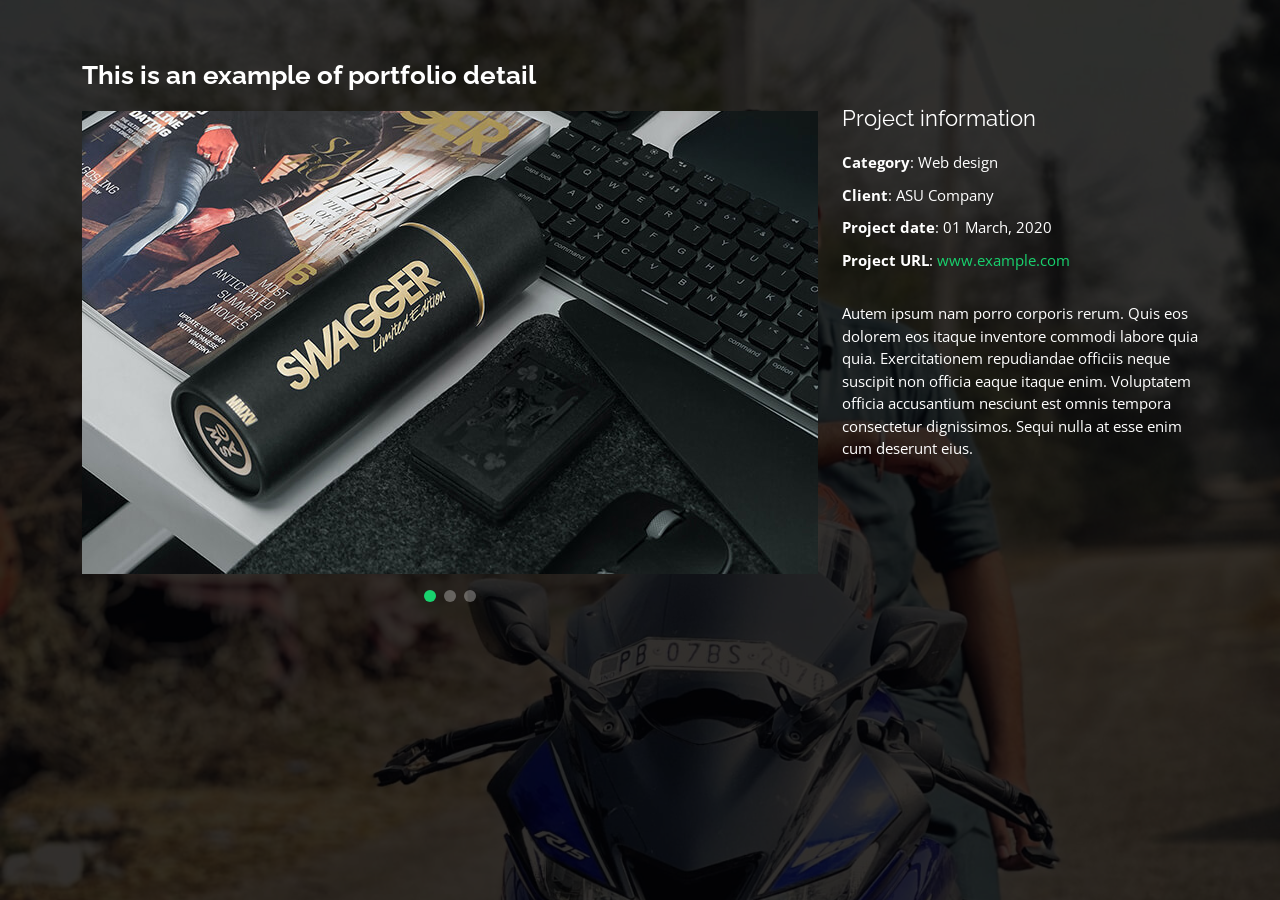
<file: portfolio-details.html>
<!DOCTYPE html>
<html lang="en">

<head>
  <meta charset="utf-8">
  <meta content="width=device-width, initial-scale=1.0" name="viewport">

  <title>MD Faisal Jaman</title>
  <meta content="" name="description">
  <meta content="" name="keywords">

  <!-- Favicons -->
  <link href="assets/img/favicon.png" rel="icon">
  <link href="assets/img/apple-touch-icon.png" rel="apple-touch-icon">

  <!-- Google Fonts -->
  <link href="https://fonts.googleapis.com/css?family=Open+Sans:300,300i,400,400i,600,600i,700,700i|Raleway:300,300i,400,400i,500,500i,600,600i,700,700i|Poppins:300,300i,400,400i,500,500i,600,600i,700,700i" rel="stylesheet">

  <!-- Vendor CSS Files -->
  <link href="assets/vendor/bootstrap/css/bootstrap.min.css" rel="stylesheet">
  <link href="assets/vendor/bootstrap-icons/bootstrap-icons.css" rel="stylesheet">
  <link href="assets/vendor/boxicons/css/boxicons.min.css" rel="stylesheet">
  <link href="assets/vendor/glightbox/css/glightbox.min.css" rel="stylesheet">
  <link href="assets/vendor/remixicon/remixicon.css" rel="stylesheet">
  <link href="assets/vendor/swiper/swiper-bundle.min.css" rel="stylesheet">

  <!-- Template Main CSS File -->
  <link href="assets/css/style.css" rel="stylesheet">

 
</head>

<body>

  <main id="main">

    <!-- ======= Portfolio Details ======= -->
    <div id="portfolio-details" class="portfolio-details">
      <div class="container">

        <div class="row">

          <div class="col-lg-8">
            <h2 class="portfolio-title">This is an example of portfolio detail</h2>

            <div class="portfolio-details-slider swiper">
              <div class="swiper-wrapper align-items-center">

                <div class="swiper-slide">
                  <img src="assets/img/portfolio/portfolio-details-1.jpg" alt="">
                </div>

                <div class="swiper-slide">
                  <img src="assets/img/portfolio/portfolio-details-2.jpg" alt="">
                </div>

                <div class="swiper-slide">
                  <img src="assets/img/portfolio/portfolio-details-3.jpg" alt="">
                </div>

              </div>
              <div class="swiper-pagination"></div>
            </div>

          </div>

          <div class="col-lg-4 portfolio-info">
            <h3>Project information</h3>
            <ul>
              <li><strong>Category</strong>: Web design</li>
              <li><strong>Client</strong>: ASU Company</li>
              <li><strong>Project date</strong>: 01 March, 2020</li>
              <li><strong>Project URL</strong>: <a href="#">www.example.com</a></li>
            </ul>

            <p>
              Autem ipsum nam porro corporis rerum. Quis eos dolorem eos itaque inventore commodi labore quia quia. Exercitationem repudiandae officiis neque suscipit non officia eaque itaque enim. Voluptatem officia accusantium nesciunt est omnis tempora consectetur dignissimos. Sequi nulla at esse enim cum deserunt eius.
            </p>
          </div>

        </div>

      </div>
    </div><!-- End Portfolio Details -->

  </main><!-- End #main -->


  <!-- Vendor JS Files -->
  <script src="assets/vendor/purecounter/purecounter_vanilla.js"></script>
  <script src="assets/vendor/bootstrap/js/bootstrap.bundle.min.js"></script>
  <script src="assets/vendor/glightbox/js/glightbox.min.js"></script>
  <script src="assets/vendor/isotope-layout/isotope.pkgd.min.js"></script>
  <script src="assets/vendor/swiper/swiper-bundle.min.js"></script>
  <script src="assets/vendor/waypoints/noframework.waypoints.js"></script>
  <script src="assets/vendor/php-email-form/validate.js"></script>

  <!-- Template Main JS File -->
  <script src="assets/js/main.js"></script>

</body>

</html>
</file>
<file: css/style.css>
/* ==========================================================================
   Md Faisal Jaman — Portfolio 2.0
   Modern CSS only: @property, color-mix, :has(), container-friendly layout,
   scroll-driven animation, View Transitions, <dialog>. No frameworks.
   ========================================================================== */

@property --angle {
  syntax: "<angle>";
  inherits: false;
  initial-value: 0deg;
}

:root {
  color-scheme: dark;

  --bg: #04060c;
  --bg-2: #070b14;
  --text: #e7eef9;
  --muted: #8d9ab1;
  --dim: #5d6a82;
  --line: rgb(255 255 255 / 0.08);
  --line-2: rgb(255 255 255 / 0.14);

  --accent: #00e5ff;
  --accent-rgb: 0 229 255;
  --accent-2: #7c5cff;
  --ok: #39ff88;
  --warn: #ffb020;
  --bad: #ff4d6d;

  --font-display: "Space Grotesk", system-ui, -apple-system, "Segoe UI", sans-serif;
  --font-mono: "JetBrains Mono", ui-monospace, "SFMono-Regular", Menlo, Consolas, monospace;

  --r: 18px;
  --r-sm: 10px;
  --maxw: 1180px;
  --nav-h: 68px;
  --ease: cubic-bezier(0.22, 1, 0.36, 1);
}

[data-accent="green"]  { --accent: #39ff88; --accent-rgb: 57 255 136;  --accent-2: #00d1ff; }
[data-accent="violet"] { --accent: #b197ff; --accent-rgb: 177 151 255;  --accent-2: #ff4df0; }
[data-accent="red"]    { --accent: #ff4d6d; --accent-rgb: 255 77 109;   --accent-2: #ffb020; }

*, *::before, *::after { box-sizing: border-box; }
html { scroll-behavior: smooth; scroll-padding-top: calc(var(--nav-h) + 12px); -webkit-text-size-adjust: 100%; }
body {
  margin: 0;
  background: var(--bg);
  color: var(--text);
  font-family: var(--font-display);
  font-size: 1.0625rem;
  line-height: 1.65;
  overflow-x: hidden;
  -webkit-font-smoothing: antialiased;
}
img { max-width: 100%; display: block; }
a { color: inherit; text-decoration: none; }
button { font: inherit; color: inherit; cursor: pointer; background: none; border: 0; }
ul { list-style: none; margin: 0; padding: 0; }
h1, h2, h3, h4, p { margin: 0; }
::selection { background: rgb(var(--accent-rgb) / 0.35); color: #fff; }
:focus-visible { outline: 2px solid var(--accent); outline-offset: 3px; border-radius: 6px; }

.icon { width: 1.15em; height: 1.15em; fill: none; stroke: currentColor; stroke-width: 1.8; stroke-linecap: round; stroke-linejoin: round; flex: none; }
.icon.fill { fill: currentColor; stroke: none; }

.skip-link { position: fixed; left: 12px; top: -60px; z-index: 200; background: var(--accent); color: #001018; padding: 10px 16px; border-radius: 8px; font-weight: 600; transition: top 0.2s; }
.skip-link:focus { top: 12px; }

/* ---------- Ambient layers ---------- */
#bg { position: fixed; inset: 0; z-index: -3; width: 100%; height: 100%; }
.ambient { position: fixed; inset: 0; z-index: -2; pointer-events: none; overflow: hidden; }
.ambient::before {
  content: ""; position: absolute; inset: 0;
  background-image:
    linear-gradient(rgb(255 255 255 / 0.035) 1px, transparent 1px),
    linear-gradient(90deg, rgb(255 255 255 / 0.035) 1px, transparent 1px);
  background-size: 56px 56px;
  mask-image: radial-gradient(ellipse 80% 70% at 50% 30%, #000 20%, transparent 75%);
}
.ambient::after {
  content: ""; position: absolute; width: 70vmax; height: 70vmax; top: -35vmax; right: -25vmax;
  background: radial-gradient(circle, rgb(var(--accent-rgb) / 0.16), transparent 62%);
  filter: blur(30px);
}
.ambient i {
  position: absolute; width: 60vmax; height: 60vmax; bottom: -38vmax; left: -28vmax;
  background: radial-gradient(circle, color-mix(in srgb, var(--accent-2) 22%, transparent), transparent 62%);
  filter: blur(40px);
}
.noise {
  position: fixed; inset: 0; z-index: 90; pointer-events: none; opacity: 0.05; mix-blend-mode: overlay;
  background-image: url("data:image/svg+xml;utf8,<svg xmlns='http://www.w3.org/2000/svg' width='160' height='160'><filter id='n'><feTurbulence type='fractalNoise' baseFrequency='.9' numOctaves='2' stitchTiles='stitch'/></filter><rect width='100%' height='100%' filter='url(%23n)'/></svg>");
}
.cursor-glow {
  position: fixed; z-index: 1; left: 0; top: 0; width: 520px; height: 520px; margin: -260px 0 0 -260px;
  border-radius: 50%; pointer-events: none; opacity: 0;
  background: radial-gradient(circle, rgb(var(--accent-rgb) / 0.09), transparent 65%);
  transition: opacity 0.4s;
  will-change: transform;
}
.cursor-glow.on { opacity: 1; }

.scroll-progress {
  position: fixed; left: 0; top: 0; height: 2px; width: 100%; z-index: 120; transform-origin: 0 50%; transform: scaleX(0);
  background: linear-gradient(90deg, var(--accent), var(--accent-2));
  box-shadow: 0 0 12px rgb(var(--accent-rgb) / 0.8);
}
@supports (animation-timeline: scroll()) {
  .scroll-progress { animation: grow linear both; animation-timeline: scroll(root block); }
  @keyframes grow { to { transform: scaleX(1); } }
}

/* ---------- Layout helpers ---------- */
.wrap { width: min(100% - 2.5rem, var(--maxw)); margin-inline: auto; }
section { position: relative; padding: clamp(72px, 10vw, 130px) 0; }
.mono { font-family: var(--font-mono); }
.accent { color: var(--accent); }

.sec-head { margin-bottom: clamp(32px, 5vw, 56px); max-width: 760px; }
.sec-idx { font-family: var(--font-mono); font-size: 0.82rem; letter-spacing: 0.18em; color: var(--accent); text-transform: uppercase; display: inline-flex; align-items: center; gap: 12px; }
.sec-idx::after { content: ""; width: 56px; height: 1px; background: linear-gradient(90deg, var(--accent), transparent); }
.sec-title { font-size: clamp(2rem, 4.6vw, 3.2rem); line-height: 1.1; letter-spacing: -0.02em; margin-top: 14px; font-weight: 700; }
.sec-sub { color: var(--muted); margin-top: 14px; font-size: 1.05rem; }

/* ---------- Cards (glass + spotlight) ---------- */
.card {
  position: relative; border-radius: var(--r); overflow: hidden;
  background: linear-gradient(180deg, rgb(255 255 255 / 0.05), rgb(255 255 255 / 0.015));
  border: 1px solid var(--line);
  backdrop-filter: blur(14px) saturate(140%);
  -webkit-backdrop-filter: blur(14px) saturate(140%);
  transition: transform 0.4s var(--ease), border-color 0.3s;
}
.spot::before {
  content: ""; position: absolute; inset: 0; border-radius: inherit; pointer-events: none; opacity: 0; transition: opacity 0.35s;
  background: radial-gradient(520px circle at var(--mx, 50%) var(--my, 50%), rgb(var(--accent-rgb) / 0.12), transparent 42%);
}
.spot::after {
  content: ""; position: absolute; inset: 0; border-radius: inherit; padding: 1px; pointer-events: none; opacity: 0; transition: opacity 0.35s;
  background: radial-gradient(320px circle at var(--mx, 50%) var(--my, 50%), rgb(var(--accent-rgb) / 0.85), transparent 60%);
  -webkit-mask: linear-gradient(#000 0 0) content-box, linear-gradient(#000 0 0);
  -webkit-mask-composite: xor; mask-composite: exclude;
}
.spot:hover::before, .spot:hover::after { opacity: 1; }
.card > * { position: relative; z-index: 1; }

/* ---------- Buttons ---------- */
.btn {
  --pad: 14px 24px;
  position: relative; display: inline-flex; align-items: center; gap: 10px; padding: var(--pad);
  border-radius: 999px; font-weight: 600; font-size: 0.97rem; letter-spacing: 0.01em; isolation: isolate;
  transition: transform 0.3s var(--ease), box-shadow 0.3s, background 0.3s;
}
.btn:hover { transform: translateY(-2px); }
.btn-primary { color: #00131a; background: var(--accent); box-shadow: 0 0 0 0 rgb(var(--accent-rgb) / 0.5), 0 10px 30px -10px rgb(var(--accent-rgb) / 0.7); }
.btn-primary:hover { box-shadow: 0 0 0 6px rgb(var(--accent-rgb) / 0.15), 0 14px 40px -10px rgb(var(--accent-rgb) / 0.9); }
.btn-ghost { background: rgb(255 255 255 / 0.04); border: 1px solid var(--line-2); backdrop-filter: blur(8px); }
.btn-ghost:hover { border-color: rgb(var(--accent-rgb) / 0.7); background: rgb(var(--accent-rgb) / 0.08); }
.btn-ring::before {
  content: ""; position: absolute; inset: -2px; border-radius: inherit; z-index: -1;
  background: conic-gradient(from var(--angle), transparent 0 60%, var(--accent), var(--accent-2), transparent);
  animation: spin 4s linear infinite; filter: blur(6px); opacity: 0.8;
}
@keyframes spin { to { --angle: 360deg; } }

/* ---------- Navigation ---------- */
.nav {
  position: fixed; z-index: 100; top: 14px; left: 50%; transform: translateX(-50%);
  width: min(100% - 1.5rem, 1120px); height: var(--nav-h - 14px); padding: 0 10px 0 18px;
  display: flex; align-items: center; justify-content: space-between; gap: 16px;
  border-radius: 999px; border: 1px solid var(--line);
  background: color-mix(in srgb, var(--bg) 62%, transparent);
  backdrop-filter: blur(18px) saturate(160%); -webkit-backdrop-filter: blur(18px) saturate(160%);
  transition: background 0.3s, border-color 0.3s, box-shadow 0.3s;
}
.nav.scrolled { background: color-mix(in srgb, var(--bg) 82%, transparent); border-color: var(--line-2); box-shadow: 0 12px 40px -18px rgb(0 0 0 / 0.8); }
.brand { display: flex; align-items: center; gap: 10px; font-weight: 700; letter-spacing: -0.01em; }
.brand-mark {
  display: grid; place-items: center; width: 34px; height: 34px; border-radius: 10px; font-family: var(--font-mono); font-size: 0.82rem; font-weight: 700; color: #00131a;
  background: linear-gradient(135deg, var(--accent), var(--accent-2));
}
.brand-text span { color: var(--accent); }
.nav-links { display: flex; align-items: center; gap: 2px; }
.nav-links a { position: relative; display: block; padding: 8px 13px; font-size: 0.9rem; color: var(--muted); border-radius: 999px; transition: color 0.2s, background 0.2s; }
.nav-links a:hover { color: var(--text); background: rgb(255 255 255 / 0.05); }
.nav-links a.active { color: var(--text); background: rgb(var(--accent-rgb) / 0.12); }
.nav-links a.active::after { content: ""; position: absolute; left: 50%; bottom: 2px; width: 14px; height: 2px; margin-left: -7px; border-radius: 2px; background: var(--accent); box-shadow: 0 0 8px var(--accent); }
.nav-actions { display: flex; align-items: center; gap: 8px; }
.accents { display: flex; gap: 6px; padding: 0 6px; }
.accent-dot { width: 16px; height: 16px; border-radius: 50%; border: 2px solid transparent; background: var(--c); transition: transform 0.2s, box-shadow 0.2s; }
.accent-dot:hover { transform: scale(1.2); }
.accent-dot[aria-pressed="true"] { border-color: #fff; box-shadow: 0 0 10px var(--c); }
.kbd-btn { display: inline-flex; align-items: center; gap: 8px; padding: 7px 12px; border-radius: 999px; border: 1px solid var(--line-2); font-family: var(--font-mono); font-size: 0.78rem; color: var(--muted); transition: color 0.2s, border-color 0.2s; }
.kbd-btn:hover { color: var(--text); border-color: rgb(var(--accent-rgb) / 0.7); }
.menu-btn { display: none; width: 40px; height: 40px; border-radius: 50%; place-items: center; border: 1px solid var(--line-2); }

/* ---------- Hero ---------- */
#hero { min-height: 100svh; display: flex; align-items: center; padding: calc(var(--nav-h) + 40px) 0 80px; }
.hero-grid { display: grid; grid-template-columns: 1.1fr 0.9fr; gap: clamp(32px, 5vw, 72px); align-items: center; }
.status-chip {
  display: inline-flex; align-items: center; gap: 10px; padding: 7px 14px; border-radius: 999px; font-family: var(--font-mono); font-size: 0.78rem; color: var(--muted);
  background: rgb(255 255 255 / 0.04); border: 1px solid var(--line);
}
.pulse { width: 8px; height: 8px; border-radius: 50%; background: var(--ok); box-shadow: 0 0 0 0 rgb(57 255 136 / 0.7); animation: pulse 2s infinite; }
@keyframes pulse { 70% { box-shadow: 0 0 0 10px rgb(57 255 136 / 0); } 100% { box-shadow: 0 0 0 0 rgb(57 255 136 / 0); } }

.hero h1 { font-size: clamp(2.8rem, 7.4vw, 5.6rem); line-height: 1.02; letter-spacing: -0.035em; font-weight: 700; margin: 22px 0 18px; }
.grad { background: linear-gradient(100deg, var(--text) 10%, var(--accent) 55%, var(--accent-2)); -webkit-background-clip: text; background-clip: text; color: transparent; }
.glitch { position: relative; display: inline-block; }
.glitch::before, .glitch::after { content: attr(data-text); position: absolute; inset: 0; opacity: 0; pointer-events: none; }
.glitch::before { color: var(--accent); transform: translate(-2px, 0); clip-path: inset(0 0 60% 0); }
.glitch::after { color: var(--accent-2); transform: translate(2px, 0); clip-path: inset(55% 0 0 0); }
.glitch:hover::before, .glitch:hover::after, .glitch.glitching::before, .glitch.glitching::after { opacity: 0.85; animation: glitch 0.45s steps(2) 2; }
@keyframes glitch {
  0% { clip-path: inset(10% 0 70% 0); transform: translate(-3px, 0); }
  25% { clip-path: inset(60% 0 10% 0); transform: translate(3px, 1px); }
  50% { clip-path: inset(30% 0 40% 0); transform: translate(-2px, -1px); }
  75% { clip-path: inset(80% 0 5% 0); transform: translate(2px, 0); }
  100% { clip-path: inset(0 0 85% 0); transform: translate(0, 0); }
}
.role-line { font-family: var(--font-mono); font-size: clamp(1.05rem, 2.2vw, 1.4rem); color: var(--muted); min-height: 1.6em; }
.role-line b { color: var(--accent); font-weight: 600; }
.caret { display: inline-block; width: 0.55ch; height: 1.1em; vertical-align: -0.16em; background: var(--accent); margin-left: 3px; animation: blink 1s steps(1) infinite; }
@keyframes blink { 50% { opacity: 0; } }
.hero-sub { margin-top: 22px; color: var(--muted); max-width: 52ch; }
.hero-cta { display: flex; flex-wrap: wrap; gap: 14px; margin-top: 34px; }
.socials { display: flex; gap: 10px; margin-top: 34px; }
.socials a { display: grid; place-items: center; width: 44px; height: 44px; border-radius: 12px; border: 1px solid var(--line); background: rgb(255 255 255 / 0.03); color: var(--muted); transition: all 0.3s var(--ease); }
.socials a:hover { color: var(--accent); border-color: rgb(var(--accent-rgb) / 0.7); transform: translateY(-3px); box-shadow: 0 10px 24px -12px rgb(var(--accent-rgb) / 0.8); }
.socials .icon { width: 20px; height: 20px; }

.terminal { border-radius: 16px; overflow: hidden; border: 1px solid var(--line-2); background: color-mix(in srgb, #050912 86%, transparent); backdrop-filter: blur(16px); box-shadow: 0 40px 80px -30px rgb(0 0 0 / 0.9), 0 0 0 1px rgb(var(--accent-rgb) / 0.06), 0 0 60px -20px rgb(var(--accent-rgb) / 0.35); }
.term-bar { display: flex; align-items: center; gap: 8px; padding: 12px 16px; border-bottom: 1px solid var(--line); font-family: var(--font-mono); font-size: 0.75rem; color: var(--dim); }
.term-bar i { width: 11px; height: 11px; border-radius: 50%; background: #ff5f57; }
.term-bar i:nth-child(2) { background: #febc2e; }
.term-bar i:nth-child(3) { background: #28c840; }
.term-bar span { margin-left: auto; margin-right: auto; transform: translateX(-24px); }
.term-body { padding: 20px 22px 24px; font-family: var(--font-mono); font-size: 0.85rem; line-height: 1.85; min-height: 390px; position: relative; }
.term-body::after { content: ""; position: absolute; inset: 0; pointer-events: none; background: repeating-linear-gradient(0deg, rgb(255 255 255 / 0.018) 0 1px, transparent 1px 3px); }
.t-line { display: block; white-space: pre-wrap; word-break: break-word; }
.t-prompt { color: var(--ok); }
.t-path { color: var(--accent); }
.t-out { color: #c3cee2; animation: fadeUp 0.4s var(--ease) both; }
.t-ok { color: var(--ok); }
.t-dim { color: var(--dim); }
@keyframes fadeUp { from { opacity: 0; transform: translateY(6px); } }

.hero-stats { display: grid; grid-template-columns: repeat(4, 1fr); gap: 14px; margin-top: clamp(40px, 6vw, 72px); }
.stat { padding: 20px 22px; }
.stat b { display: block; font-size: clamp(1.7rem, 3vw, 2.3rem); line-height: 1.1; letter-spacing: -0.02em; font-weight: 700; color: var(--text); }
.stat b em { font-style: normal; color: var(--accent); }
.stat span { display: block; color: var(--muted); font-size: 0.85rem; margin-top: 6px; line-height: 1.4; }


/* ---------- About ---------- */
.about-grid { display: grid; grid-template-columns: 0.8fr 1.2fr; gap: clamp(28px, 5vw, 64px); align-items: start; }
.portrait { --angle: 0deg; position: relative; padding: 3px; border-radius: 26px; background: conic-gradient(from var(--angle), var(--accent), transparent 30%, var(--accent-2) 55%, transparent 80%, var(--accent)); animation: spin 8s linear infinite; transform-style: preserve-3d; transition: transform 0.2s ease-out; }
.portrait img { width: 100%; aspect-ratio: 4 / 5; object-fit: cover; border-radius: 23px; filter: saturate(1.05) contrast(1.03); }
.portrait .tag { position: absolute; left: 14px; bottom: 14px; padding: 6px 12px; font-family: var(--font-mono); font-size: 0.72rem; border-radius: 999px; background: rgb(4 6 12 / 0.75); backdrop-filter: blur(10px); border: 1px solid var(--line-2); }
.about-copy p { color: #b4c0d4; margin-bottom: 18px; }
.about-copy p strong { color: var(--text); font-weight: 600; }
.quote { margin: 26px 0; padding: 18px 22px; border-left: 2px solid var(--accent); background: linear-gradient(90deg, rgb(var(--accent-rgb) / 0.08), transparent); border-radius: 0 var(--r-sm) var(--r-sm) 0; font-size: 1.15rem; font-weight: 500; }
.facts { display: grid; grid-template-columns: repeat(2, 1fr); gap: 12px; margin-top: 28px; }
.fact { padding: 16px 18px; }
.fact small { display: block; font-family: var(--font-mono); font-size: 0.7rem; letter-spacing: 0.12em; text-transform: uppercase; color: var(--dim); margin-bottom: 4px; }
.fact span, .fact a { font-size: 0.96rem; overflow-wrap: anywhere; }
.fact a:hover { color: var(--accent); }

/* ---------- Skills ---------- */
.skills-grid { display: grid; grid-template-columns: repeat(12, 1fr); gap: 16px; }
.skill-card { padding: 28px; }
.skill-card.a { grid-column: span 7; }
.skill-card.b { grid-column: span 5; }
.skill-card.c { grid-column: span 12; }
.skill-card h3 { font-size: 1.1rem; display: flex; align-items: center; gap: 10px; margin-bottom: 22px; }
.skill-card h3 .icon { color: var(--accent); }
.meter { margin-bottom: 18px; }
.meter-top { display: flex; justify-content: space-between; font-size: 0.93rem; margin-bottom: 8px; }
.meter-top b { font-family: var(--font-mono); font-weight: 500; color: var(--accent); font-size: 0.85rem; }
.meter-bar { height: 6px; border-radius: 6px; background: rgb(255 255 255 / 0.07); overflow: hidden; }
.meter-fill { display: block; height: 100%; width: 0; border-radius: inherit; background: linear-gradient(90deg, var(--accent-2), var(--accent)); box-shadow: 0 0 14px rgb(var(--accent-rgb) / 0.6); transition: width 1.4s var(--ease); }
.meter.in .meter-fill { width: calc(var(--v) * 1%); }
.chips { display: flex; flex-wrap: wrap; gap: 10px; }
.chip { padding: 8px 14px; border-radius: 999px; font-family: var(--font-mono); font-size: 0.8rem; color: #c5d0e4; border: 1px solid var(--line-2); background: rgb(255 255 255 / 0.03); transition: all 0.25s var(--ease); }
.chip:hover { color: var(--accent); border-color: rgb(var(--accent-rgb) / 0.7); background: rgb(var(--accent-rgb) / 0.08); transform: translateY(-2px); }

/* ---------- Timeline ---------- */
.timeline { position: relative; display: grid; gap: 20px; padding-left: 34px; }
.timeline::before { content: ""; position: absolute; left: 8px; top: 8px; bottom: 8px; width: 2px; background: linear-gradient(180deg, var(--accent), var(--accent-2) 60%, transparent); opacity: 0.55; }
.card.t-item { padding: 26px 28px; overflow: visible; }
.t-item::marker { content: ""; }
.t-item > .node { position: absolute; left: -34px; top: 32px; width: 18px; height: 18px; z-index: 2; border-radius: 50%; background: var(--bg); border: 2px solid var(--accent); box-shadow: 0 0 14px rgb(var(--accent-rgb) / 0.7); }
.t-item.now > .node::after { content: ""; position: absolute; inset: 3px; border-radius: 50%; background: var(--accent); animation: pulse2 1.8s infinite; }
@keyframes pulse2 { 50% { transform: scale(0.55); opacity: 0.6; } }
.t-head { display: flex; flex-wrap: wrap; justify-content: space-between; gap: 6px 20px; align-items: baseline; }
.t-head h3 { font-size: 1.25rem; letter-spacing: -0.01em; }
.t-date { font-family: var(--font-mono); font-size: 0.78rem; color: var(--accent); padding: 4px 12px; border-radius: 999px; border: 1px solid rgb(var(--accent-rgb) / 0.35); background: rgb(var(--accent-rgb) / 0.06); white-space: nowrap; }
.t-org { color: var(--muted); margin-top: 2px; }
.t-list { margin-top: 14px; display: grid; gap: 8px; }
.t-list li { position: relative; padding-left: 22px; color: #b4c0d4; font-size: 0.97rem; }
.t-list li::before { content: "›"; position: absolute; left: 4px; color: var(--accent); font-family: var(--font-mono); font-weight: 700; }

/* ---------- Projects ---------- */
.proj-grid { display: grid; grid-template-columns: repeat(2, 1fr); gap: 18px; }
.proj { padding: 30px; display: flex; flex-direction: column; min-height: 320px; }
.proj.feature { grid-column: span 2; min-height: 0; }
.proj-top { display: flex; justify-content: space-between; align-items: center; margin-bottom: 18px; }
.proj-no { font-family: var(--font-mono); font-size: 0.78rem; color: var(--dim); letter-spacing: 0.1em; }
.proj-ico { width: 44px; height: 44px; display: grid; place-items: center; border-radius: 12px; background: rgb(var(--accent-rgb) / 0.1); color: var(--accent); border: 1px solid rgb(var(--accent-rgb) / 0.25); }
.proj h3 { font-size: 1.5rem; letter-spacing: -0.015em; line-height: 1.2; }
.proj h3 small { display: block; font-family: var(--font-mono); font-size: 0.78rem; font-weight: 400; color: var(--accent); margin-top: 6px; letter-spacing: 0.02em; }
.proj .t-list { margin: 18px 0 22px; }
.proj .chips { margin-top: auto; gap: 8px; }
.proj .chip { padding: 5px 11px; font-size: 0.72rem; }
.note { margin-top: 28px; color: var(--dim); font-size: 0.88rem; font-family: var(--font-mono); display: flex; gap: 10px; align-items: flex-start; }
.note .icon { margin-top: 3px; color: var(--warn); }
.more-link { display: inline-flex; align-items: center; gap: 8px; margin-top: 22px; color: var(--accent); font-weight: 600; }
.more-link:hover .icon { transform: translate(3px, -3px); }
.more-link .icon { transition: transform 0.25s; }

/* ---------- Credentials ---------- */
.cred-grid { display: grid; grid-template-columns: repeat(12, 1fr); gap: 18px; }
.cred { padding: 28px; }
.cred h3 { font-size: 1.1rem; margin-bottom: 20px; display: flex; align-items: center; gap: 10px; }
.cred h3 .icon { color: var(--accent); }
.cred.certs { grid-column: span 12; }
.cred.ctf { grid-column: span 7; }
.cred.edu { grid-column: span 5; }
.cred.courses { grid-column: span 7; }
.cred.writing { grid-column: span 5; }
.cred.vol { grid-column: span 12; }
.cert-grid { display: grid; grid-template-columns: repeat(3, 1fr); gap: 14px; }
.cert { display: flex; flex-direction: column; gap: 10px; padding: 18px 18px 16px; border-radius: 14px; border: 1px solid var(--line); background: rgb(255 255 255 / 0.025); transition: border-color 0.3s, transform 0.3s var(--ease); }
.cert:hover { border-color: rgb(var(--accent-rgb) / 0.55); transform: translateY(-3px); }
.cert h4 { font-size: 1rem; line-height: 1.3; }
.cert .code { margin-top: auto; display: flex; align-items: center; justify-content: space-between; gap: 8px; font-family: var(--font-mono); font-size: 0.72rem; color: var(--dim); }
.cert .code button { color: var(--muted); padding: 3px 8px; border-radius: 6px; border: 1px solid var(--line-2); font-family: var(--font-mono); font-size: 0.7rem; }
.cert .code button:hover { color: var(--accent); border-color: rgb(var(--accent-rgb) / 0.6); }
.cert .view { display: inline-flex; align-items: center; gap: 6px; color: var(--accent); font-size: 0.84rem; font-weight: 600; }
.cert .badge { align-self: flex-start; font-family: var(--font-mono); font-size: 0.68rem; letter-spacing: 0.08em; padding: 3px 9px; border-radius: 6px; color: var(--ok); background: rgb(57 255 136 / 0.08); border: 1px solid rgb(57 255 136 / 0.25); }

.rank-list { display: grid; gap: 10px; }
.rank { display: grid; grid-template-columns: 62px 1fr; gap: 14px; align-items: center; padding: 10px 14px; border-radius: 12px; border: 1px solid var(--line); background: rgb(255 255 255 / 0.02); }
.rank b { font-family: var(--font-mono); font-size: 0.95rem; text-align: center; padding: 6px 0; border-radius: 8px; background: rgb(255 255 255 / 0.05); }
.rank.gold b { color: #ffd166; background: rgb(255 209 102 / 0.1); box-shadow: 0 0 18px -4px rgb(255 209 102 / 0.5); }
.rank.silver b { color: #d6dde8; background: rgb(214 221 232 / 0.1); }
.rank span { font-size: 0.93rem; color: #c5d0e4; line-height: 1.35; }
.extras { display: flex; flex-wrap: wrap; gap: 8px; margin-top: 18px; }
.edu-item h4 { font-size: 1.15rem; }
.edu-item p { color: var(--muted); margin-top: 6px; }
.big-num { font-family: var(--font-mono); font-size: 2.4rem; font-weight: 700; color: var(--accent); margin-top: 18px; line-height: 1; }
.big-num small { font-size: 0.8rem; color: var(--dim); font-weight: 400; margin-left: 6px; }
.link-list { display: grid; gap: 12px; }
.link-list a { display: flex; align-items: center; justify-content: space-between; gap: 14px; padding: 14px 16px; border-radius: 12px; border: 1px solid var(--line); background: rgb(255 255 255 / 0.02); transition: all 0.3s var(--ease); }
.link-list a:hover { border-color: rgb(var(--accent-rgb) / 0.6); transform: translateX(4px); color: var(--accent); }
.vol-grid { display: grid; grid-template-columns: repeat(2, 1fr); gap: 14px; }
.vol-grid > div { padding: 18px 20px; border-radius: 14px; border: 1px solid var(--line); background: rgb(255 255 255 / 0.02); }
.vol-grid h4 { font-size: 1rem; line-height: 1.35; }
.vol-grid small { display: block; font-family: var(--font-mono); color: var(--accent); font-size: 0.74rem; margin: 6px 0 10px; letter-spacing: 0.04em; }
.vol-grid p { color: var(--muted); font-size: 0.92rem; }

/* ---------- Gallery ---------- */
.filters { display: flex; flex-wrap: wrap; gap: 10px; margin-bottom: 30px; }
.filter { padding: 9px 18px; border-radius: 999px; border: 1px solid var(--line-2); font-family: var(--font-mono); font-size: 0.82rem; color: var(--muted); transition: all 0.25s; }
.filter:hover { color: var(--text); border-color: rgb(var(--accent-rgb) / 0.6); }
.filter[aria-pressed="true"] { color: #00131a; background: var(--accent); border-color: var(--accent); font-weight: 600; }
.filter small { opacity: 0.7; margin-left: 4px; }
.masonry { column-width: 270px; column-gap: 14px; }
.g-item { display: block; width: 100%; padding: 0; margin: 0 0 14px; break-inside: avoid; position: relative; border-radius: 14px; overflow: hidden; border: 1px solid var(--line); background: var(--bg-2); }
.g-item[hidden] { display: none; }
.g-item img { width: 100%; height: auto; transition: transform 0.7s var(--ease), filter 0.4s; filter: saturate(0.92); }
.g-item::after { content: ""; position: absolute; inset: 0; background: linear-gradient(180deg, transparent 55%, rgb(4 6 12 / 0.85)); opacity: 0; transition: opacity 0.35s; }
.g-item span { position: absolute; z-index: 2; left: 14px; bottom: 12px; font-family: var(--font-mono); font-size: 0.72rem; letter-spacing: 0.08em; text-transform: uppercase; color: var(--accent); opacity: 0; transform: translateY(8px); transition: all 0.35s var(--ease); }
.g-item:hover img { transform: scale(1.05); filter: saturate(1.1); }
.g-item:hover::after, .g-item:hover span { opacity: 1; }
.g-item:hover span { transform: none; }

dialog { border: 0; padding: 0; color: var(--text); background: transparent; max-width: none; max-height: none; }
dialog::backdrop { background: rgb(2 4 9 / 0.82); backdrop-filter: blur(10px); }
dialog[open] { animation: dlg 0.3s var(--ease); }
dialog[open]::backdrop { animation: fadeIn 0.3s; }
@keyframes dlg { from { opacity: 0; transform: scale(0.97) translateY(8px); } }
@keyframes fadeIn { from { opacity: 0; } }
#lightbox { width: 100vw; height: 100dvh; margin: 0; }
.lb { width: 100%; height: 100%; display: grid; grid-template: minmax(0, 1fr) / minmax(0, 1fr); place-items: center; padding: 64px 76px 56px; position: relative; }
.lb img { max-width: 100%; max-height: 100%; min-height: 0; width: auto; height: auto; object-fit: contain; border-radius: 12px; box-shadow: 0 30px 80px -20px #000; }
.lb-btn { position: absolute; display: grid; place-items: center; width: 46px; height: 46px; border-radius: 50%; border: 1px solid var(--line-2); background: rgb(10 14 24 / 0.7); backdrop-filter: blur(8px); transition: all 0.25s; }
.lb-btn:hover { border-color: var(--accent); color: var(--accent); }
.lb-close { top: 16px; right: 16px; }
.lb-prev { left: 14px; top: 50%; margin-top: -23px; }
.lb-next { right: 14px; top: 50%; margin-top: -23px; }
.lb-count { position: absolute; bottom: 16px; left: 50%; transform: translateX(-50%); font-family: var(--font-mono); font-size: 0.8rem; color: var(--muted); }

/* ---------- Contact ---------- */
.contact-grid { display: grid; grid-template-columns: 0.85fr 1.15fr; gap: 24px; align-items: start; }
.contact-info { display: grid; gap: 14px; }
.ci { display: flex; gap: 16px; align-items: center; padding: 20px 22px; }
.ci .ico { width: 46px; height: 46px; display: grid; place-items: center; border-radius: 12px; background: rgb(var(--accent-rgb) / 0.1); color: var(--accent); border: 1px solid rgb(var(--accent-rgb) / 0.25); flex: none; }
.ci small { display: block; font-family: var(--font-mono); font-size: 0.7rem; letter-spacing: 0.12em; text-transform: uppercase; color: var(--dim); }
.ci a:hover, .ci button:hover { color: var(--accent); }
.ci p, .ci a { overflow-wrap: anywhere; }
form.compose { padding: 0; }
.compose .term-bar { padding: 14px 20px; }
.compose-body { padding: 24px; display: grid; gap: 16px; }
.field { display: grid; gap: 6px; }
.field label { font-family: var(--font-mono); font-size: 0.75rem; color: var(--muted); letter-spacing: 0.05em; }
.field label::before { content: "$ "; color: var(--ok); }
.field input, .field textarea { width: 100%; font: inherit; font-size: 0.98rem; color: var(--text); padding: 13px 15px; border-radius: 12px; background: rgb(255 255 255 / 0.035); border: 1px solid var(--line-2); transition: border-color 0.25s, box-shadow 0.25s, background 0.25s; resize: vertical; }
.field input::placeholder, .field textarea::placeholder { color: var(--dim); }
.field input:focus, .field textarea:focus { outline: none; border-color: var(--accent); background: rgb(var(--accent-rgb) / 0.05); box-shadow: 0 0 0 4px rgb(var(--accent-rgb) / 0.12); }
.field:has(:user-invalid) input, .field:has(:user-invalid) textarea { border-color: var(--bad); }
.row2 { display: grid; grid-template-columns: 1fr 1fr; gap: 16px; }
.hp { position: absolute; left: -9999px; opacity: 0; height: 0; }
.form-foot { display: flex; align-items: center; justify-content: space-between; gap: 16px; flex-wrap: wrap; }
.form-status { font-family: var(--font-mono); font-size: 0.82rem; color: var(--muted); min-height: 1.4em; }
.form-status.ok { color: var(--ok); }
.form-status.err { color: var(--bad); }

/* ---------- Footer, toast ---------- */
footer { border-top: 1px solid var(--line); padding: 36px 0 44px; color: var(--dim); font-size: 0.9rem; }
.foot { display: flex; flex-wrap: wrap; gap: 14px 30px; align-items: center; justify-content: space-between; }
.foot a:hover { color: var(--accent); }
.toast { position: fixed; z-index: 300; left: 50%; bottom: 26px; transform: translate(-50%, 30px); opacity: 0; pointer-events: none; padding: 11px 20px; border-radius: 999px; font-family: var(--font-mono); font-size: 0.82rem; background: rgb(10 16 28 / 0.92); border: 1px solid rgb(var(--accent-rgb) / 0.5); box-shadow: 0 10px 40px -10px rgb(var(--accent-rgb) / 0.5); transition: all 0.35s var(--ease); }
.toast.show { transform: translate(-50%, 0); opacity: 1; }
.to-top { position: fixed; right: 22px; bottom: 22px; z-index: 80; width: 46px; height: 46px; display: grid; place-items: center; border-radius: 50%; background: rgb(10 14 24 / 0.8); border: 1px solid var(--line-2); backdrop-filter: blur(8px); opacity: 0; transform: translateY(14px); pointer-events: none; transition: all 0.3s var(--ease); }
.to-top.show { opacity: 1; transform: none; pointer-events: auto; }
.to-top:hover { color: var(--accent); border-color: var(--accent); }

/* ---------- Command palette ---------- */
#palette { margin: 12vh auto auto; width: min(92vw, 620px); }
.pal { border-radius: 18px; overflow: hidden; border: 1px solid var(--line-2); background: color-mix(in srgb, #070b14 94%, transparent); box-shadow: 0 40px 100px -20px #000, 0 0 80px -30px rgb(var(--accent-rgb) / 0.5); }
.pal-input { display: flex; align-items: center; gap: 12px; padding: 16px 20px; border-bottom: 1px solid var(--line); color: var(--muted); }
.pal-input input { flex: 1; background: none; border: 0; outline: none; color: var(--text); font: inherit; font-size: 1.05rem; }
.pal-input kbd, .kbd { font-family: var(--font-mono); font-size: 0.7rem; padding: 3px 7px; border-radius: 6px; border: 1px solid var(--line-2); color: var(--dim); }
.pal-list { max-height: min(52vh, 420px); overflow: auto; padding: 8px; }
.pal-group { padding: 10px 12px 4px; font-family: var(--font-mono); font-size: 0.68rem; letter-spacing: 0.14em; text-transform: uppercase; color: var(--dim); }
.pal-item { display: flex; align-items: center; justify-content: space-between; gap: 12px; width: 100%; padding: 11px 12px; border-radius: 10px; text-align: left; color: #c5d0e4; }
.pal-item small { font-family: var(--font-mono); font-size: 0.72rem; color: var(--dim); }
.pal-item[aria-selected="true"] { background: rgb(var(--accent-rgb) / 0.12); color: var(--text); }
.pal-item[aria-selected="true"] small { color: var(--accent); }
.pal-empty { padding: 26px; text-align: center; color: var(--dim); }
.pal-foot { display: flex; gap: 18px; padding: 10px 18px; border-top: 1px solid var(--line); font-family: var(--font-mono); font-size: 0.7rem; color: var(--dim); }

/* ---------- Reveal ---------- */
.js .reveal { opacity: 0; transform: translateY(26px); filter: blur(6px); transition: opacity 0.8s var(--ease), transform 0.8s var(--ease), filter 0.8s var(--ease); transition-delay: var(--d, 0ms); }
.js .reveal.in { opacity: 1; transform: none; filter: none; }

/* ---------- 404 ---------- */
.nf { min-height: 100svh; display: grid; place-items: center; text-align: center; padding: 24px; }
.nf h1 { font-size: clamp(5rem, 20vw, 11rem); line-height: 1; letter-spacing: -0.05em; }

/* ---------- Responsive ---------- */
@media (max-width: 1040px) {
  .accents { display: none; }
  .hero-grid { grid-template-columns: 1fr; }
  .hero-stats { grid-template-columns: repeat(2, 1fr); }
  .about-grid { grid-template-columns: 1fr; }
  .portrait { max-width: 360px; }
  .skill-card.a, .skill-card.b { grid-column: span 12; }
  .cred.ctf, .cred.edu, .cred.courses, .cred.writing { grid-column: span 12; }
  .cert-grid { grid-template-columns: repeat(2, 1fr); }
  .contact-grid { grid-template-columns: 1fr; }
}
@media (max-width: 860px) {
  .menu-btn { display: grid; }
  .kbd-btn .kbd-text { display: none; }
  .nav-links {
    position: absolute; left: 0; right: 0; top: calc(100% + 10px); flex-direction: column; align-items: stretch; gap: 4px; padding: 14px;
    border-radius: 20px; border: 1px solid var(--line-2); background: color-mix(in srgb, var(--bg-2) 98%, transparent); box-shadow: 0 30px 60px -20px #000;
    opacity: 0; transform: translateY(-10px) scale(0.98); pointer-events: none; transition: all 0.3s var(--ease);
  }
  body.menu-open .nav-links { opacity: 1; transform: none; pointer-events: auto; }
  .nav-links a { padding: 13px 16px; font-size: 1rem; }
  .nav-links a.active::after { display: none; }
  .proj-grid { grid-template-columns: 1fr; }
  .proj.feature { grid-column: auto; }
  .proj { min-height: 0; }
  .vol-grid { grid-template-columns: 1fr; }
}
@media (max-width: 620px) {
  body { font-size: 1rem; }
  .facts, .row2, .cert-grid { grid-template-columns: 1fr; }
  .hero-stats { gap: 10px; }
  .stat { padding: 16px; }
  .timeline { padding-left: 26px; }
  .t-item > .node { left: -26px; }
  .card.t-item { padding: 22px 20px; }
  .lb { padding: 60px 12px; }
  .lb-prev { left: 6px; top: auto; bottom: 8px; margin: 0; }
  .lb-next { right: 6px; top: auto; bottom: 8px; margin: 0; }
  .skill-card, .cred, .proj { padding: 22px; }
}

@media (prefers-reduced-motion: reduce) {
  *, *::before, *::after { animation-duration: 0.001ms !important; animation-iteration-count: 1 !important; transition-duration: 0.001ms !important; scroll-behavior: auto !important; }
  .js .reveal { opacity: 1; transform: none; filter: none; }
}
::view-transition-group(*) { animation-duration: 0.45s; animation-timing-function: var(--ease); }
</file>
<file: assets/css/style.css>
/*--------------------------------------------------------------
# General
--------------------------------------------------------------*/
body {
  font-family: "Open Sans", sans-serif;
  background-color: #040404;
  color: #fff;
  position: relative;
  background: transparent;
}

body::before {
  content: "";
  position: fixed;
  background: #040404 url("../img/bg.jpg") top right no-repeat;
  background-size: cover;
  left: 0;
  right: 0;
  top: 0;
  height: 100vh;
  z-index: -1;
}

@media (min-width: 1024px) {
  body::before {
    background-attachment: fixed;
  }
}

a {
  color: #18d26e;
  text-decoration: none;
}

a:hover {
  color: #35e888;
  text-decoration: none;
}

h1,
h2,
h3,
h4,
h5,
h6 {
  font-family: "Raleway", sans-serif;
}

/*--------------------------------------------------------------
# Header
--------------------------------------------------------------*/
#header {
  transition: ease-in-out 0.3s;
  position: relative;
  height: 100vh;
  display: flex;
  align-items: center;
  z-index: 997;
  overflow-y: auto;
}

#header * {
  transition: ease-in-out 0.3s;
}

#header h1 {
  font-size: 48px;
  margin: 0;
  padding: 0;
  line-height: 1;
  font-weight: 700;
  font-family: "Poppins", sans-serif;
}

#header h1 a,
#header h1 a:hover {
  color: #fff;
  line-height: 1;
  display: inline-block;
}

#header h2 {
  font-size: 24px;
  margin-top: 20px;
  color: rgba(255, 255, 255, 0.8);
}

#header h2 span {
  color: #fff;
  border-bottom: 2px solid #18d26e;
  padding-bottom: 6px;
}

#header img {
  padding: 0;
  margin: 0;
}

#header .social-links {
  margin-top: 40px;
  display: flex;
}

#header .social-links a {
  font-size: 36px;
  display: flex;
  justify-content: center;
  align-items: center;
  background: rgba(255, 255, 255, 0.1);
  color: #fff;
  line-height: 1;
  margin-right: 8px;
  border-radius: 50%;
  width: 50px;
  height: 50px;
}

#header .social-links a:hover {
  background: #18d26e;
}

@media (max-width: 992px) {
  #header h1 {
    font-size: 36px;
  }

  #header h2 {
    font-size: 20px;
    line-height: 30px;
  }

  #header .social-links {
    margin-top: 15px;
  }

  #header .container {
    display: flex;
    flex-direction: column;
    align-items: center;
  }
}

/* Header Top */
#header.header-top {
  height: 80px;
  position: fixed;
  left: 0;
  top: 0;
  right: 0;
  background: rgba(0, 0, 0, 0.9);
}

#header.header-top .social-links,
#header.header-top h2 {
  display: none;
}

#header.header-top h1 {
  margin-right: auto;
  font-size: 36px;
}

#header.header-top .container {
  display: flex;
  align-items: center;
}

#header.header-top .navbar {
  margin: 0;
}

@media (max-width: 768px) {
  #header.header-top {
    height: 60px;
  }

  #header.header-top h1 {
    font-size: 26px;
  }
}

/*--------------------------------------------------------------
# Navigation Menu
--------------------------------------------------------------*/
/**
* Desktop Navigation 
*/
.navbar {
  padding: 0;
  margin-top: 35px;
}

.navbar ul {
  margin: 0;
  padding: 0;
  display: flex;
  list-style: none;
  align-items: center;
}

.navbar li {
  position: relative;
}

.navbar li+li {
  margin-left: 30px;
}

.navbar a,
.navbar a:focus {
  display: flex;
  align-items: center;
  justify-content: space-between;
  padding: 0;
  font-family: "Poppins", sans-serif;
  font-size: 16px;
  font-weight: 400;
  color: rgba(255, 255, 255, 0.7);
  white-space: nowrap;
  transition: 0.3s;
}

.navbar a i,
.navbar a:focus i {
  font-size: 12px;
  line-height: 0;
  margin-left: 5px;
}

.navbar a:before {
  content: "";
  position: absolute;
  width: 0;
  height: 2px;
  bottom: -4px;
  left: 0;
  background-color: #18d26e;
  visibility: hidden;
  width: 0px;
  transition: all 0.3s ease-in-out 0s;
}

.navbar a:hover:before,
.navbar li:hover>a:before,
.navbar .active:before {
  visibility: visible;
  width: 25px;
}

.navbar a:hover,
.navbar .active,
.navbar .active:focus,
.navbar li:hover>a {
  color: #fff;
}

/**
* Mobile Navigation 
*/
.mobile-nav-toggle {
  color: #fff;
  font-size: 28px;
  cursor: pointer;
  display: none;
  line-height: 0;
  transition: 0.5s;
  position: fixed;
  right: 15px;
  top: 15px;
}

@media (max-width: 991px) {
  .mobile-nav-toggle {
    display: block;
  }

  .navbar ul {
    display: none;
  }
}

.navbar-mobile {
  position: fixed;
  overflow: hidden;
  top: 0;
  right: 0;
  left: 0;
  bottom: 0;
  background: rgba(0, 0, 0, 0.9);
  transition: 0.3s;
  z-index: 999;
  margin-top: 0;
}

.navbar-mobile .mobile-nav-toggle {
  position: absolute;
  top: 15px;
  right: 15px;
}

.navbar-mobile ul {
  display: block;
  position: absolute;
  top: 55px;
  right: 15px;
  bottom: 45px;
  left: 15px;
  padding: 10px 0;
  overflow-y: auto;
  transition: 0.3s;
  border: 2px solid rgba(255, 255, 255, 0.2);
}

.navbar-mobile li {
  padding: 12px 20px;
}

.navbar-mobile li+li {
  margin: 0;
}

.navbar-mobile a,
.navbar-mobile a:focus {
  font-size: 16px;
  position: relative;
}

/*--------------------------------------------------------------
# Sections General
--------------------------------------------------------------*/
section {
  overflow: hidden;
  position: absolute;
  width: 100%;
  top: 140px;
  bottom: 100%;
  opacity: 0;
  transition: ease-in-out 0.4s;
  z-index: 2;
}

section.section-show {
  top: 100px;
  bottom: auto;
  opacity: 1;
  padding-bottom: 45px;
}

section .container {
  background: rgba(0, 0, 0, 0.9);
  padding: 30px;
}

@media (max-width: 768px) {
  section {
    top: 120px;
  }

  section.section-show {
    top: 80px;
  }
}

.section-title h2 {
  font-size: 14px;
  font-weight: 500;
  padding: 0;
  line-height: 1px;
  margin: 0 0 20px 0;
  letter-spacing: 2px;
  text-transform: uppercase;
  color: #aaaaaa;
  font-family: "Poppins", sans-serif;
}

.section-title h2::after {
  content: "";
  width: 120px;
  height: 1px;
  display: inline-block;
  background: #4ceb95;
  margin: 4px 10px;
}

.section-title p {
  margin: 0;
  margin: -15px 0 15px 0;
  font-size: 36px;
  font-weight: 700;
  text-transform: uppercase;
  font-family: "Poppins", sans-serif;
  color: #fff;
}

/*--------------------------------------------------------------
# About
--------------------------------------------------------------*/
.about-me .content h3 {
  font-weight: 700;
  font-size: 35px;
  color: #18d26e;
}

.about-me .content ul {
  list-style: none;
  padding: 0;
  
}

.about-me .content ul li {
  margin-bottom: 20px;
  display: flex;
  align-items: center;
}

.about-me .content ul strong {
  margin-right: 10px;
}

.about-me .content ul i {
  font-size: 26px;
  margin-right: 5px;
  color: #18d26e;
  line-height: 0;
}

.about-me .content p:last-child {
  margin-bottom: 0;
  font-size: 25px;
}

/*--------------------------------------------------------------
# Counts
--------------------------------------------------------------*/
.counts {
  padding: 70px 0 60px;
}

.counts .count-box {
  padding: 30px 30px 25px 30px;
  width: 100%;
  position: relative;
  text-align: center;
  background: rgba(255, 255, 255, 0.08);
}

.counts .count-box i {
  position: absolute;
  top: -25px;
  left: 50%;
  transform: translateX(-50%);
  font-size: 24px;
  background: rgba(255, 255, 255, 0.1);
  padding: 12px;
  color: #18d26e;
  border-radius: 50px;
  line-height: 0;
}

.counts .count-box span {
  font-size: 36px;
  display: block;
  font-weight: 600;
  color: #fff;
}

.counts .count-box p {
  padding: 0;
  margin: 0;
  font-family: "Raleway", sans-serif;
  font-size: 14px;
}

/*--------------------------------------------------------------
# Skills
--------------------------------------------------------------*/
.skills .progress {
  height: 60px;
  display: block;
  background: none;
  border-radius: 0;
}

.skills .progress .skill {
  padding: 10px 0;
  margin: 0;
  text-transform: uppercase;
  display: block;
  font-weight: 600;
  font-family: "Poppins", sans-serif;
  color: #fff;
}

.skills .progress .skill .val {
  float: right;
  font-style: normal;
}

.skills .progress-bar-wrap {
  background: rgba(255, 255, 255, 0.2);
}

.skills .progress-bar {
  width: 1px;
  height: 10px;
  transition: 0.9s;
  background-color: #18d26e;
}

/*--------------------------------------------------------------
# Interests
--------------------------------------------------------------*/
.interests .icon-box {
  display: flex;
  align-items: center;
  padding: 20px;
  background: rgba(255, 255, 255, 0.08);
  transition: ease-in-out 0.3s;
}

.interests .icon-box i {
  font-size: 32px;
  padding-right: 10px;
  line-height: 1;
}

.interests .icon-box h3 {
  font-weight: 700;
  margin: 0;
  padding: 0;
  line-height: 1;
  font-size: 16px;
  color: #fff;
}

.interests .icon-box:hover {
  background: rgba(255, 255, 255, 0.12);
}

/*--------------------------------------------------------------
# Testimonials
--------------------------------------------------------------*/

/*--------------------------------------------------------------
# Resume
--------------------------------------------------------------*/
.resume .resume-title {
  font-size: 26px;
  font-weight: 700;
  margin-top: 20px;
  margin-bottom: 20px;
  color: #fff;
}

.resume .resume-item {
  padding: 0 0 20px 20px;
  margin-top: -2px;
  border-left: 2px solid rgba(255, 255, 255, 0.2);
  position: relative;
}

.resume .resume-item h4 {
  line-height: 18px;
  font-size: 18px;
  font-weight: 600;
  text-transform: uppercase;
  font-family: "Poppins", sans-serif;
  color: #18d26e;
  margin-bottom: 10px;
}

.resume .resume-item h5 {
  font-size: 16px;
  background: rgba(255, 255, 255, 0.15);
  padding: 5px 15px;
  display: inline-block;
  font-weight: 600;
  margin-bottom: 10px;
}

.resume .resume-item ul {
  padding-left: 20px;
}

.resume .resume-item ul li {
  padding-bottom: 10px;
}

.resume .resume-item:last-child {
  padding-bottom: 0;
}

.resume .resume-item::before {
  content: "";
  position: absolute;
  width: 16px;
  height: 16px;
  border-radius: 50px;
  left: -9px;
  top: 0;
  background: #18d26e;
  border: 2px solid #18d26e;
}

/*--------------------------------------------------------------
# Services
--------------------------------------------------------------*/
.services .icon-box {
  text-align: center;
  background: rgba(204, 204, 204, 0.1);
  padding: 80px 20px;
  transition: all ease-in-out 0.3s;
}

.services .icon-box .icon {
  margin: 0 auto;
  width: 64px;
  height: 64px;
  background: #18d26e;
  border-radius: 5px;
  transition: all 0.3s ease-out 0s;
  display: flex;
  align-items: center;
  justify-content: center;
  margin-bottom: 20px;
  transform-style: preserve-3d;
}

.services .icon-box .icon i {
  color: #fff;
  font-size: 28px;
}

.services .icon-box .icon::before {
  position: absolute;
  content: "";
  left: -8px;
  top: -8px;
  height: 100%;
  width: 100%;
  background: rgba(255, 255, 255, 0.15);
  border-radius: 5px;
  transition: all 0.3s ease-out 0s;
  transform: translateZ(-1px);
}

.services .icon-box h4 {
  font-weight: 700;
  margin-bottom: 15px;
  font-size: 24px;
}

.services .icon-box h4 a {
  color: #fff;
}

.services .icon-box p {
  line-height: 24px;
  font-size: 14px;
  margin-bottom: 0;
}

.services .icon-box:hover {
  background: #18d26e;
  border-color: #18d26e;
}

.services .icon-box:hover .icon {
  background: #fff;
}

.services .icon-box:hover .icon i {
  color: #18d26e;
}

.services .icon-box:hover .icon::before {
  background: #35e888;
}

.services .icon-box:hover h4 a,
.services .icon-box:hover p {
  color: #fff;
}

/*--------------------------------------------------------------
# Portfolio
--------------------------------------------------------------*/
.portfolio .portfolio-item {
  margin-bottom: 30px;
}

.portfolio #portfolio-flters {
  padding: 0;
  margin: 0 auto 15px auto;
  list-style: none;
  text-align: center;
  border-radius: 50px;
  padding: 2px 15px;
}

.portfolio #portfolio-flters li {
  cursor: pointer;
  display: inline-block;
  padding: 8px 16px 10px 16px;
  font-size: 14px;
  font-weight: 600;
  line-height: 1;
  text-transform: uppercase;
  color: #fff;
  background: rgba(255, 255, 255, 0.1);
  margin: 0 3px 10px 3px;
  transition: all 0.3s ease-in-out;
  border-radius: 4px;
}

.portfolio #portfolio-flters li:hover,
.portfolio #portfolio-flters li.filter-active {
  background: #18d26e;
}

.portfolio #portfolio-flters li:last-child {
  margin-right: 0;
}

.portfolio .portfolio-wrap {
  transition: 0.3s;
  position: relative;
  overflow: hidden;
  z-index: 1;
  background: rgba(0, 0, 0, 0.6);
}

.portfolio .portfolio-wrap::before {
  content: "";
  background: rgba(0, 0, 0, 0.6);
  position: absolute;
  left: 30px;
  right: 30px;
  top: 30px;
  bottom: 30px;
  transition: all ease-in-out 0.3s;
  z-index: 2;
  opacity: 0;
}

.portfolio .portfolio-wrap .portfolio-info {
  opacity: 0;
  position: absolute;
  top: 0;
  left: 0;
  right: 0;
  bottom: 0;
  text-align: center;
  z-index: 3;
  transition: all ease-in-out 0.3s;
  display: flex;
  flex-direction: column;
  justify-content: center;
  align-items: center;
}

.portfolio .portfolio-wrap .portfolio-info::before {
  display: block;
  content: "";
  width: 48px;
  height: 48px;
  position: absolute;
  top: 35px;
  left: 35px;
  border-top: 3px solid #fff;
  border-left: 3px solid #fff;
  transition: all 0.5s ease 0s;
  z-index: 9994;
}

.portfolio .portfolio-wrap .portfolio-info::after {
  display: block;
  content: "";
  width: 48px;
  height: 48px;
  position: absolute;
  bottom: 35px;
  right: 35px;
  border-bottom: 3px solid #fff;
  border-right: 3px solid #fff;
  transition: all 0.5s ease 0s;
  z-index: 9994;
}

.portfolio .portfolio-wrap .portfolio-info h4 {
  font-size: 20px;
  color: #fff;
  font-weight: 600;
}

.portfolio .portfolio-wrap .portfolio-info p {
  color: #ffffff;
  font-size: 14px;
  text-transform: uppercase;
  padding: 0;
  margin: 0;
}

.portfolio .portfolio-wrap .portfolio-links {
  text-align: center;
  z-index: 4;
}

.portfolio .portfolio-wrap .portfolio-links a {
  color: #fff;
  margin: 0 2px;
  font-size: 28px;
  display: inline-block;
  transition: 0.3s;
}

.portfolio .portfolio-wrap .portfolio-links a:hover {
  color: #63eda3;
}

.portfolio .portfolio-wrap:hover::before {
  top: 0;
  left: 0;
  right: 0;
  bottom: 0;
  opacity: 1;
}

.portfolio .portfolio-wrap:hover .portfolio-info {
  opacity: 1;
}

.portfolio .portfolio-wrap:hover .portfolio-info::before {
  top: 15px;
  left: 15px;
}

.portfolio .portfolio-wrap:hover .portfolio-info::after {
  bottom: 15px;
  right: 15px;
}

/*--------------------------------------------------------------
# Portfolio Details
--------------------------------------------------------------*/
.portfolio-details {
  padding-top: 40px;
  background: rgba(0, 0, 0, 0.8);
  position: fixed;
  left: 0;
  right: 0;
  top: 0;
  bottom: 0;
  overflow-y: auto;
}

.portfolio-details .container {
  padding-top: 20px;
  padding-bottom: 40px;
}

.portfolio-details .portfolio-title {
  font-size: 26px;
  font-weight: 700;
  margin-bottom: 20px;
}

.portfolio-details .portfolio-info {
  padding-top: 45px;
}

.portfolio-details .portfolio-info h3 {
  font-size: 22px;
  font-weight: 400;
  margin-bottom: 20px;
}

.portfolio-details .portfolio-info ul {
  list-style: none;
  padding: 0;
  font-size: 15px;
}

.portfolio-details .portfolio-info ul li+li {
  margin-top: 10px;
}

.portfolio-details .portfolio-info p {
  font-size: 15px;
  padding: 15px 0 0 0;
}

@media (max-width: 992px) {
  .portfolio-details .portfolio-info {
    padding-top: 20px;
  }
}

.portfolio-details .swiper-pagination {
  margin-top: 20px;
  position: relative;
}

.portfolio-details .swiper-pagination .swiper-pagination-bullet {
  width: 12px;
  height: 12px;
  opacity: 1;
  background-color: rgba(255, 255, 255, 0.3);
}

.portfolio-details .swiper-pagination .swiper-pagination-bullet-active {
  background-color: #18d26e;
}

/*--------------------------------------------------------------
# Contact
--------------------------------------------------------------*/
.contact .info-box {
  color: #444444;
  padding: 20px;
  width: 100%;
  background: rgba(255, 255, 255, 0.08);
}

.contact .info-box i.bx {
  font-size: 24px;
  color: #18d26e;
  border-radius: 50%;
  padding: 14px;
  float: left;
  background: rgba(255, 255, 255, 0.1);
}

.contact .info-box h3 {
  font-size: 20px;
  color: rgba(255, 255, 255, 0.5);
  font-weight: 700;
  margin: 10px 0 8px 68px;
}

.contact .info-box p {
  padding: 0;
  color: #fff;
  line-height: 24px;
  font-size: 14px;
  margin: 0 0 0 68px;
}

.contact .info-box .social-links {
  margin: 5px 0 0 68px;
  display: flex;
}

.contact .info-box .social-links a {
  font-size: 18px;
  display: inline-block;
  color: #fff;
  line-height: 1;
  margin-right: 12px;
  transition: 0.3s;
}

.contact .info-box .social-links a:hover {
  color: #18d26e;
}

.contact .php-email-form {
  padding: 30px;
  background: rgba(255, 255, 255, 0.08);
}

.contact .php-email-form .error-message {
  display: none;
  background: rgba(255, 255, 255, 0.08);
  background: #ed3c0d;
  text-align: left;
  padding: 15px;
  font-weight: 600;
}

.contact .php-email-form .error-message br+br {
  margin-top: 25px;
}

.contact .php-email-form .sent-message {
  display: none;
  background: rgba(255, 255, 255, 0.08);
  background: #18d26e;
  text-align: center;
  padding: 15px;
  font-weight: 600;
}

.contact .php-email-form .loading {
  display: none;
  background: rgba(255, 255, 255, 0.08);
  text-align: center;
  padding: 15px;
}

.contact .php-email-form .loading:before {
  content: "";
  display: inline-block;
  border-radius: 50%;
  width: 24px;
  height: 24px;
  margin: 0 10px -6px 0;
  border: 3px solid #18d26e;
  border-top-color: #eee;
  animation: animate-loading 1s linear infinite;
}

.contact .php-email-form input,
.contact .php-email-form textarea {
  border-radius: 0;
  box-shadow: none;
  font-size: 14px;
  background: rgba(255, 255, 255, 0.08);
  border: 0;
  transition: 0.3s;
  color: #fff;
}

.contact .php-email-form input:focus,
.contact .php-email-form textarea:focus {
  background-color: rgba(255, 255, 255, 0.11);
}

.contact .php-email-form input::-moz-placeholder,
.contact .php-email-form textarea::-moz-placeholder {
  color: rgba(255, 255, 255, 0.3);
  opacity: 1;
}

.contact .php-email-form input::placeholder,
.contact .php-email-form textarea::placeholder {
  color: rgba(255, 255, 255, 0.3);
  opacity: 1;
}

.contact .php-email-form input {
  padding: 10px 15px;
}

.contact .php-email-form textarea {
  padding: 12px 15px;
}

.contact .php-email-form button[type=submit] {
  background: #18d26e;
  border: 0;
  padding: 10px 30px;
  color: #fff;
  transition: 0.4s;
  border-radius: 4px;
}

.contact .php-email-form button[type=submit]:hover {
  background: #15bb62;
}

@keyframes animate-loading {
  0% {
    transform: rotate(0deg);
  }

  100% {
    transform: rotate(360deg);
  }
}

/*--------------------------------------------------------------
# Credits
--------------------------------------------------------------*/
.credits {
  position: fixed;
  right: 0;
  left: 0;
  bottom: 0;
  padding: 15px;
  text-align: right;
  font-size: 13px;
  color: #fff;
  z-index: 999999;
}

@media (max-width: 992px) {
  .credits {
    text-align: center;
    padding: 10px;
    background: rgba(0, 0, 0, 0.8);
  }
}

.credits a {
  color: #18d26e;
  transition: 0.3s;
}

.credits a:hover {
  color: #fff;
}
</file>
